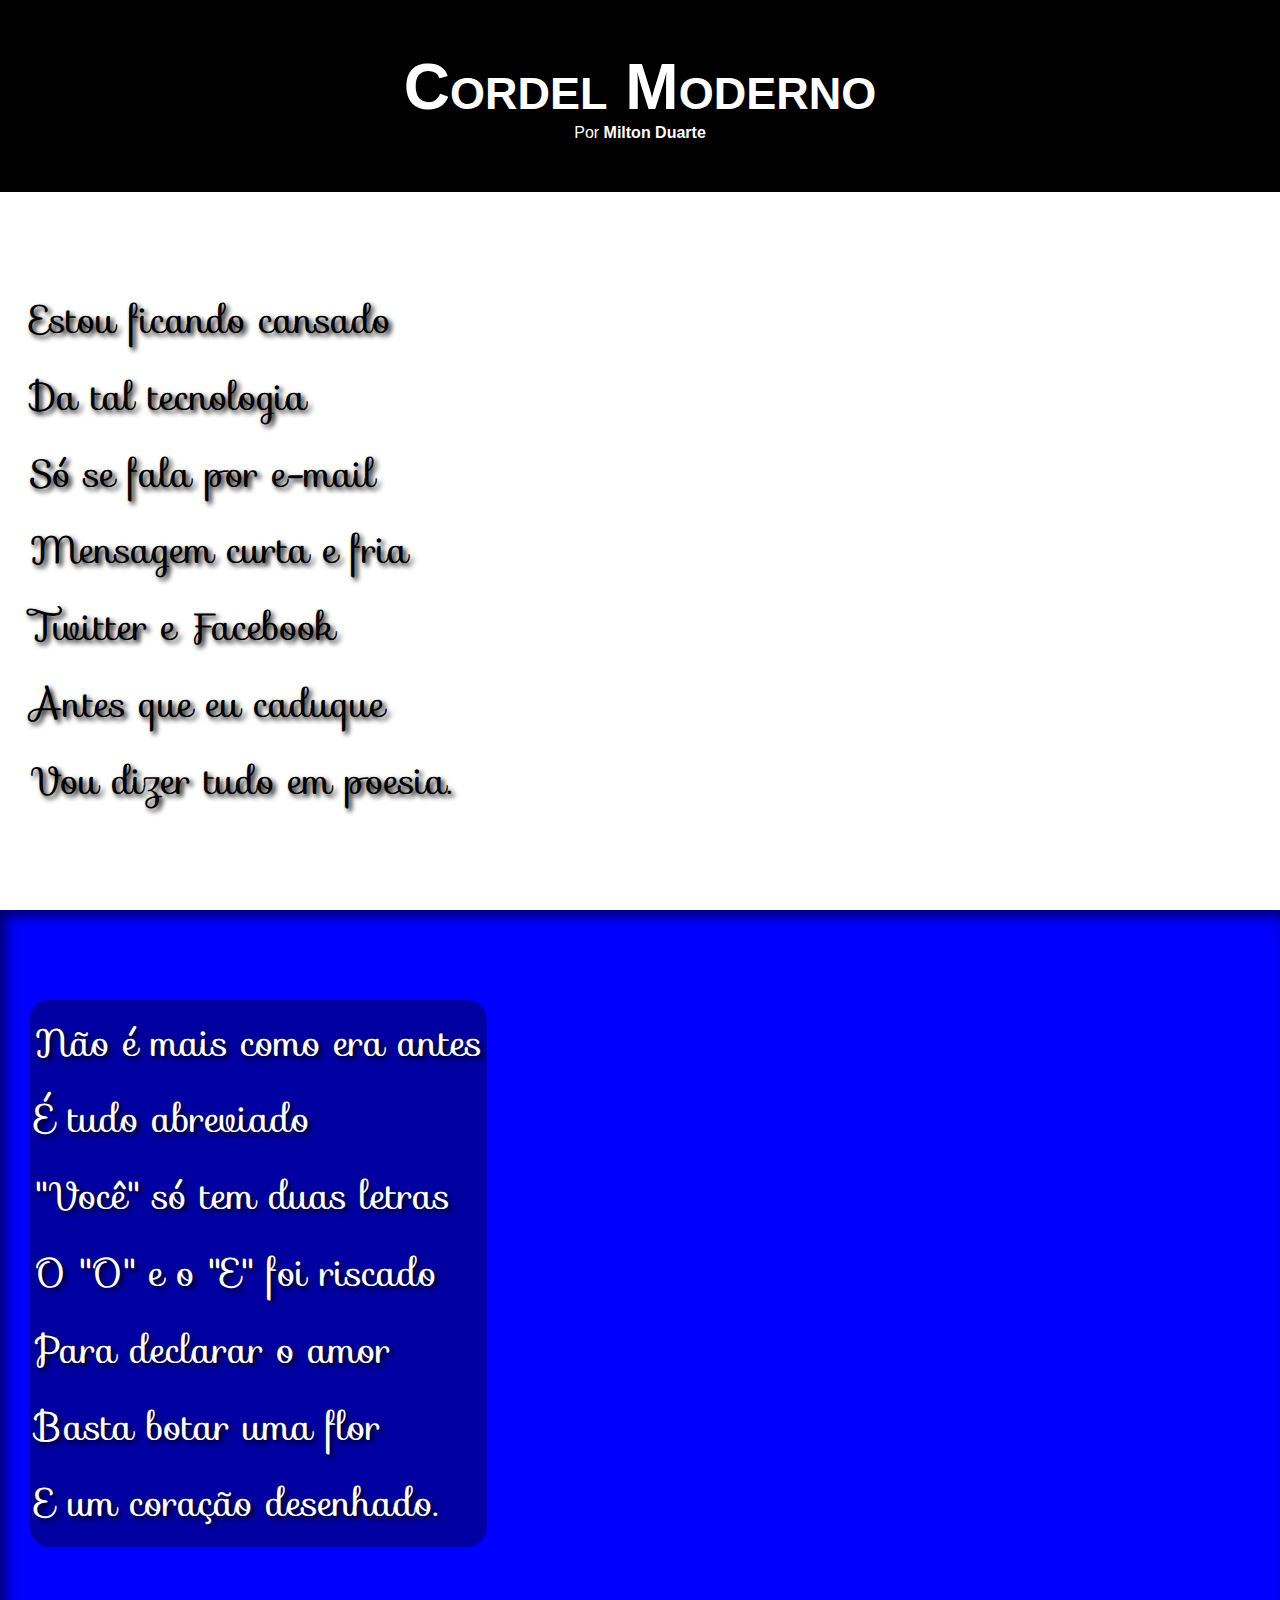
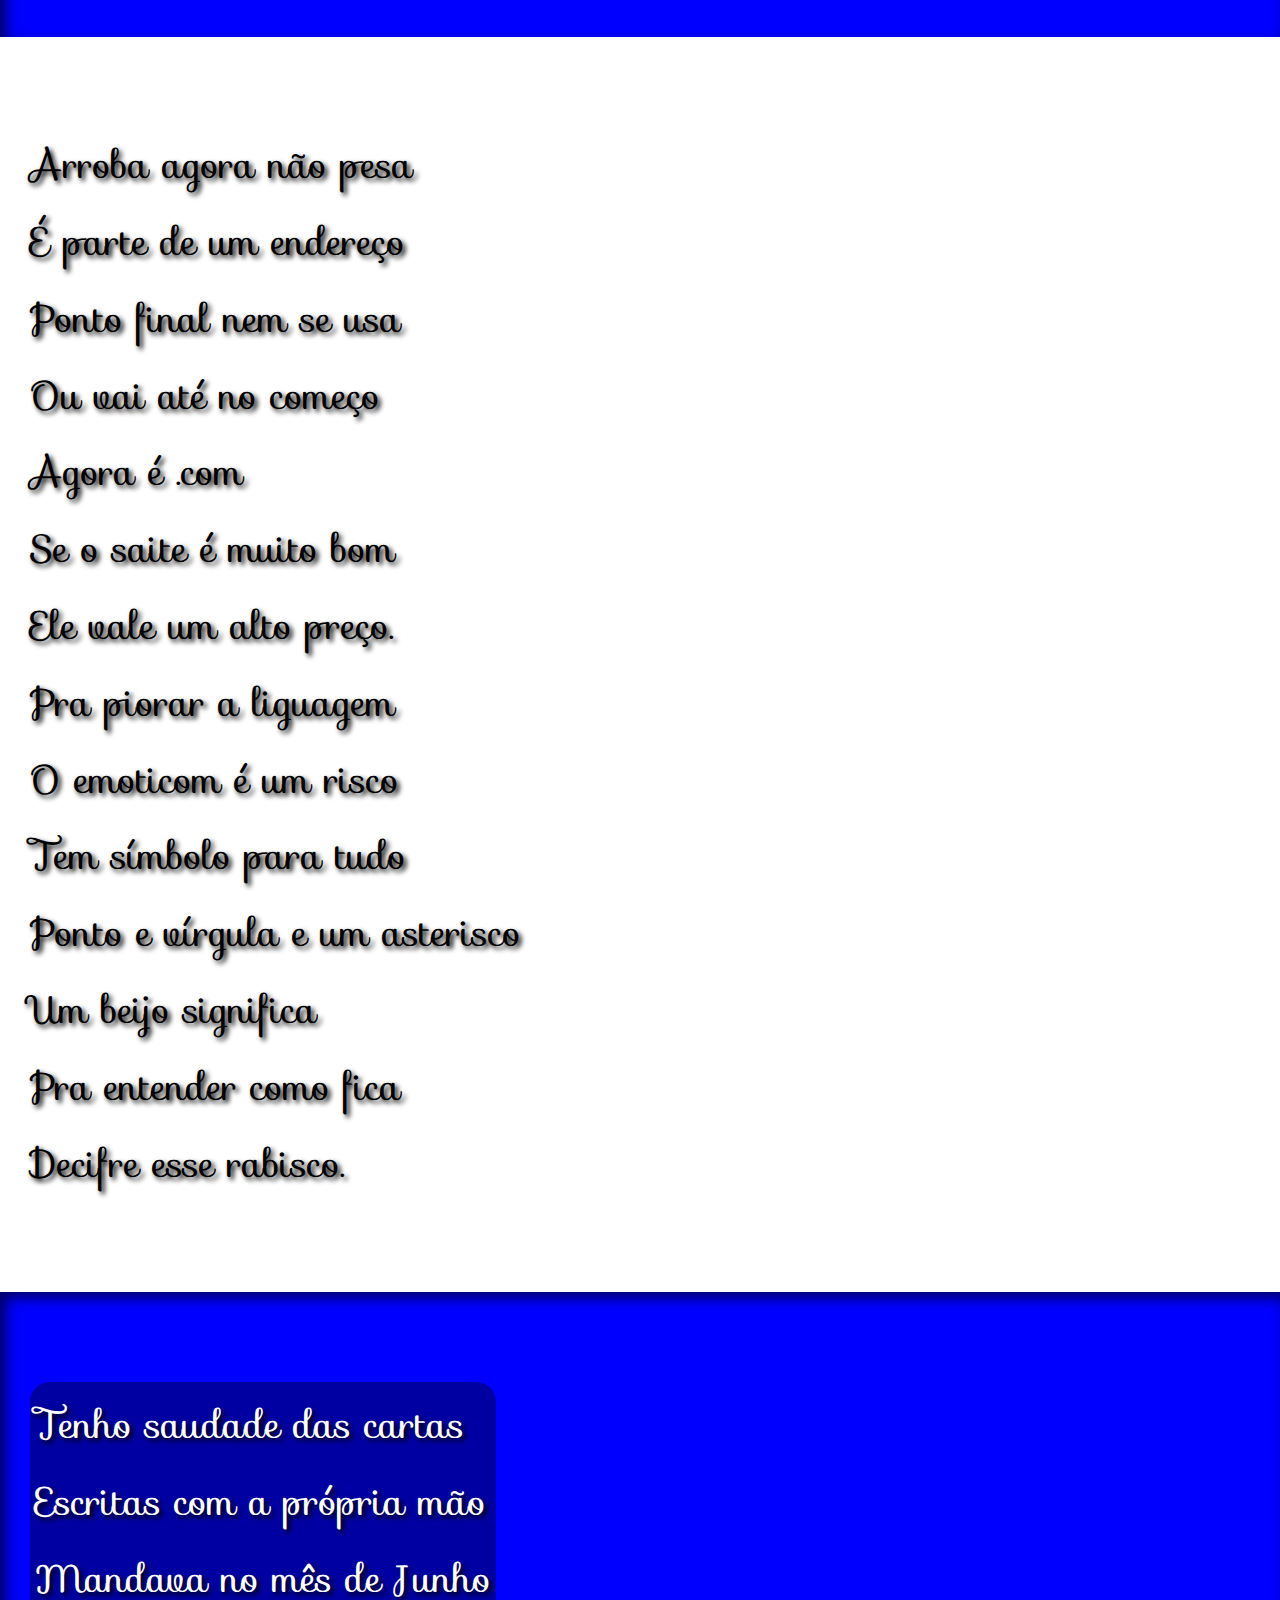
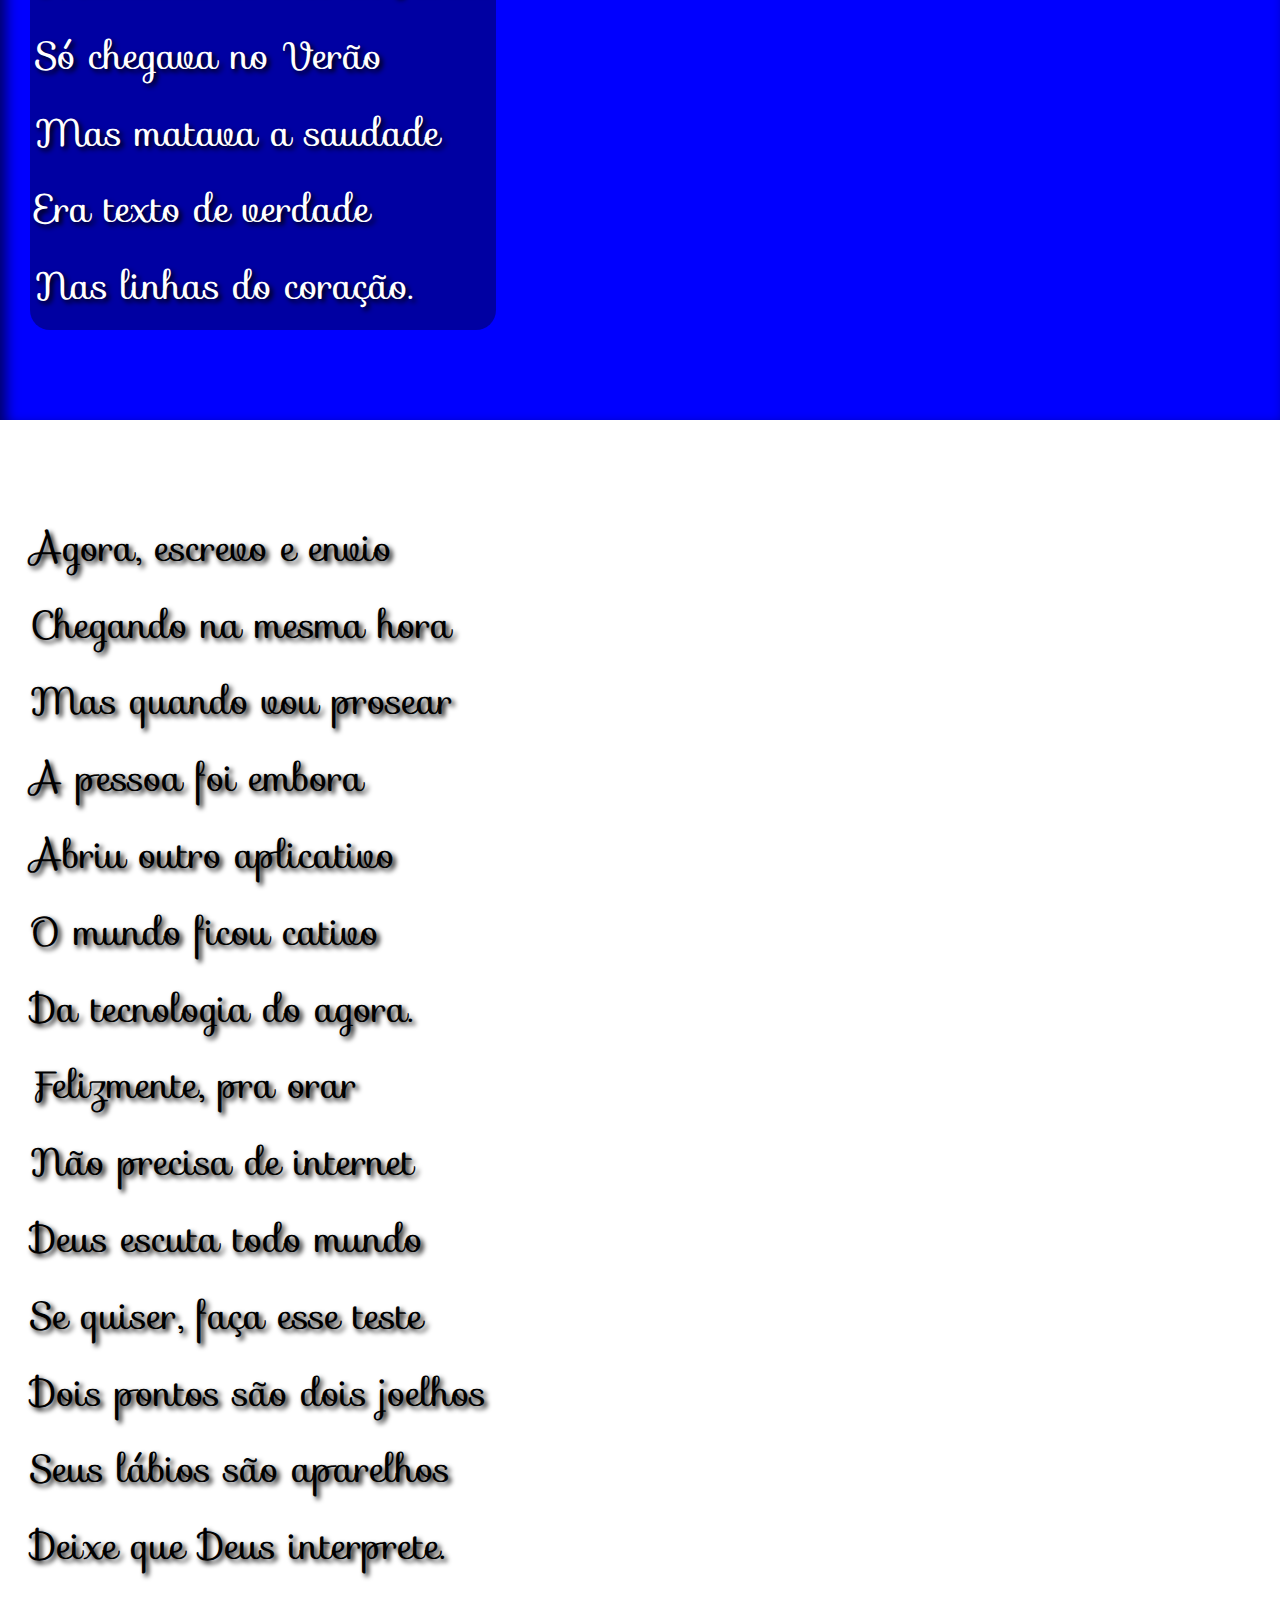
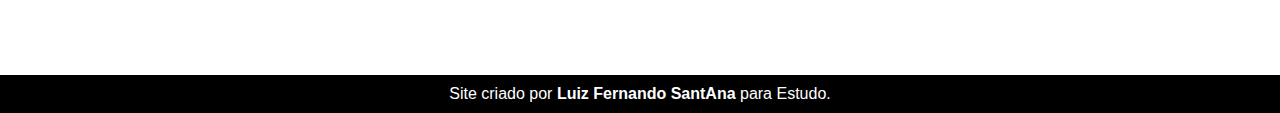
<file: desafio012/index.html>
<!DOCTYPE html>
<html lang="pt-br">
<head>
    <meta charset="UTF-8">
    <meta http-equiv="X-UA-Compatible" content="IE=edge">
    <meta name="viewport" content="width=device-width, initial-scale=1.0">  
    <title>Cordel Moderno</title>
    <link rel="stylesheet" href="style.css">
</head>
<body>
    <header>
        <h1>Cordel Moderno</h1>
        <p>Por <a href="https://www.recantodasletras.com.br/poesias/3186743" target="_blank">Milton Duarte</a></p>
    </header>

    <section class="normal">
        <p>
            Estou ficando cansado <br>
            Da tal tecnologia <br>
            Só se fala por e-mail <br>
            Mensagem curta e fria<br>
            Twitter e Facebook<br>
            Antes que eu caduque<br>
            Vou dizer tudo em poesia.
        </p>
    </section>

    

    <section class="imagem" id="img01">
        <p>
            Não é mais como era antes<br>
            É tudo abreviado<br>
            "Você" só tem duas letras<br>
            O "O" e o "E" foi riscado<br>
            Para declarar o amor<br>
            Basta botar uma flor<br>
            E um coração desenhado.
        </p>
    </section>

   

    <section class="normal">
        <p>
            Arroba agora não pesa<br>
            É parte de um endereço<br>
            Ponto final nem se usa<br>
            Ou vai até no começo<br>
            Agora é .com<br>
            Se o saite é muito bom<br>
            Ele vale um alto preço.<br>
        </p>

        <p>
            Pra piorar a liguagem<br>
            O emoticom é um risco<br>
            Tem símbolo para tudo<br>
            Ponto e vírgula e um asterisco<br>
            Um beijo significa<br>
            Pra entender como fica<br>
            Decifre esse rabisco.
        </p>
    </section>

    

    <section class="imagem" id="img02">
        <p>
            Tenho saudade das cartas<br>
            Escritas com a própria mão<br>
            Mandava no mês de Junho<br>
            Só chegava no Verão<br>
            Mas matava a saudade<br>
            Era texto de verdade<br>
            Nas linhas do coração.
        </p>
    </section>


    <section class="normal">
        <p>
            Agora, escrevo e envio<br>
            Chegando na mesma hora<br>
            Mas quando vou prosear<br>
            A pessoa foi embora<br>
            Abriu outro aplicativo<br>
            O mundo ficou cativo<br>
            Da tecnologia do agora.<br>
        </p>

        <p>
            Felizmente, pra orar<br>
            Não precisa de internet<br>
            Deus escuta todo mundo<br>
            Se quiser, faça esse teste<br>
            Dois pontos são dois joelhos<br>
            Seus lábios são aparelhos<br>
            Deixe que Deus interprete.
        </p>
    </section>

    <footer>
        <p>Site criado por <a href="https://github.com/luzisantana" target="_blank">Luiz Fernando SantAna</a> para Estudo.</p>
    </footer>
    
</body>
</html>
</file>
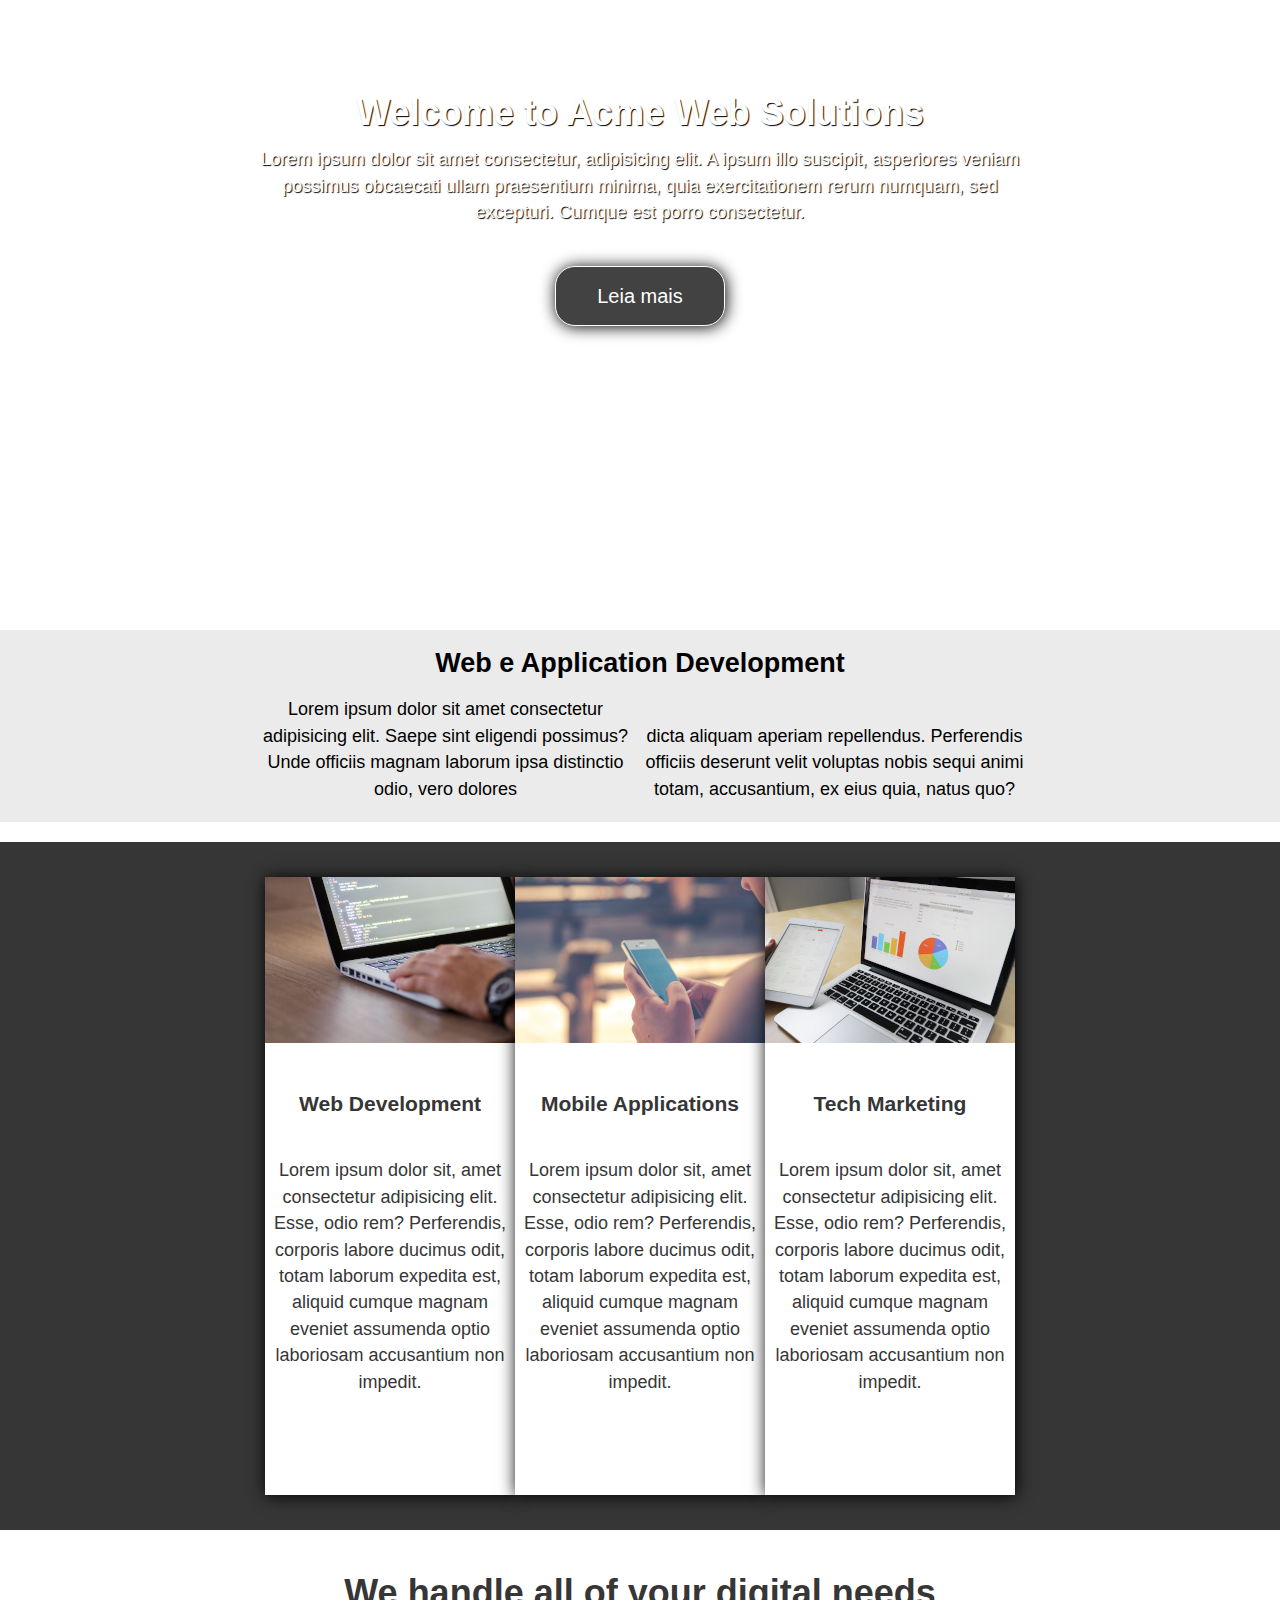
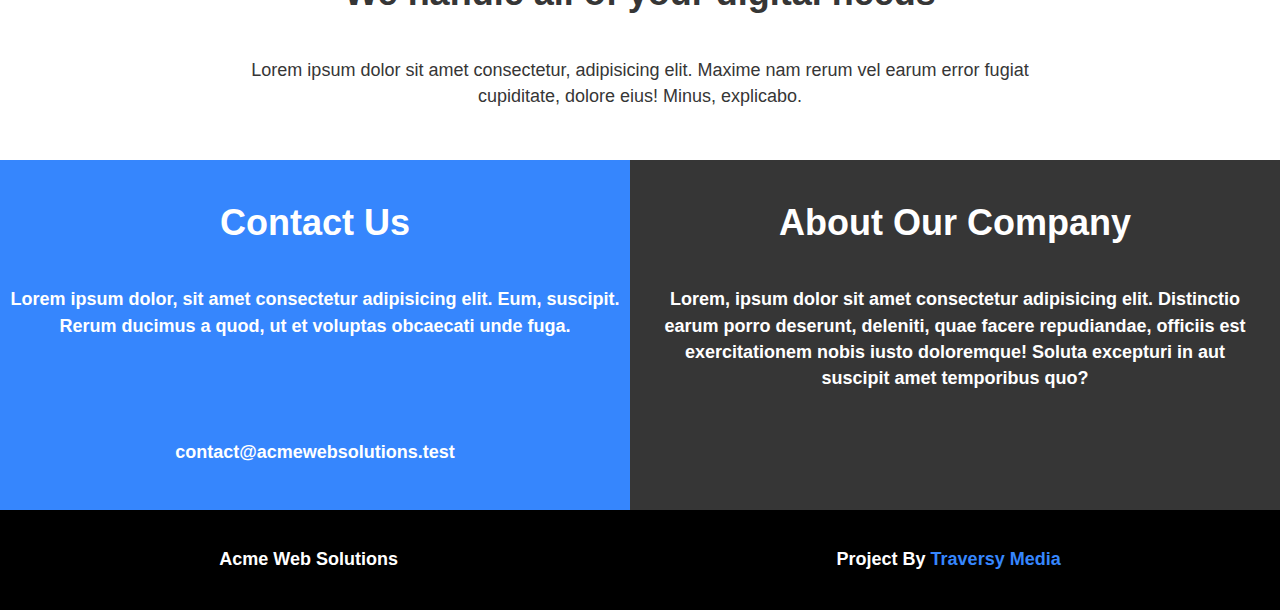
<file: landingpage/index.html>
<!DOCTYPE html>
<html lang="pt-br">
<head>
    <meta charset="UTF-8">
    <meta http-equiv="X-UA-Compatible" content="IE=edge">
    <meta name="viewport" content="width=device-width, initial-scale=1.0">
    <title>Landing Page</title>
    <link rel="stylesheet" href="header.css">
    <link rel="stylesheet" href="section1.css">
    <link rel="stylesheet" href="section2.css">
    <link rel="stylesheet" href="section3.css">
    <link rel="stylesheet" href="section4.css">
    <link rel="stylesheet" href="footer.css">
    <link rel="stylesheet" href="responsive.css">
</head>
<body>
    <header>
        <h1>Welcome to Acme Web Solutions</h1>
        <div id="subHeader">
            <p>Lorem ipsum dolor sit amet consectetur, adipisicing elit. A ipsum illo suscipit, asperiores veniam possimus obcaecati ullam praesentium minima, quia exercitationem rerum numquam, sed excepturi. Cumque est porro consectetur.</p>
        </div>
        <a href="#"></a><button id="leiaMais">Leia mais</button></a>
    </header>

    <section id="section1">
        <h2>Web e Application Development</h2>
        <div id="subsec">
            <li>Lorem ipsum dolor sit amet consectetur adipisicing elit. Saepe sint eligendi possimus? Unde officiis magnam laborum ipsa distinctio odio, vero dolores</li>
            <li>dicta aliquam aperiam repellendus. Perferendis officiis deserunt velit voluptas nobis sequi animi totam, accusantium, ex eius quia, natus quo?</li>
            
        </div>
    </section>

    <section id="section2">
        <div class="img1 , img"><img src="img1.jpeg" alt="img1.jpg"><h3>
            Web Development
        </h3><p>Lorem ipsum dolor sit, amet consectetur adipisicing elit. Esse, odio rem? Perferendis, corporis labore ducimus odit, totam laborum expedita est, aliquid cumque magnam eveniet assumenda optio laboriosam accusantium non impedit.</p></div>
        <div class="img2 , img"><img src="img2.jpeg" alt="img2.jpg"><h3>
            Mobile Applications

        </h3><P>Lorem ipsum dolor sit, amet consectetur adipisicing elit. Esse, odio rem? Perferendis, corporis labore ducimus odit, totam laborum expedita est, aliquid cumque magnam eveniet assumenda optio laboriosam accusantium non impedit.</p></div>
        <div class="img2 , img"><img src="img3.jpeg" alt="img3.jpg">
            <h3>
                Tech Marketing
   
            </h3><p>Lorem ipsum dolor sit, amet consectetur adipisicing elit. Esse, odio rem? Perferendis, corporis labore ducimus odit, totam laborum expedita est, aliquid cumque magnam eveniet assumenda optio laboriosam accusantium non impedit.</p></div>
    </section>

    <section id="section3"><h1>We handle all of your digital needs</h1>
    <p>
        Lorem ipsum dolor sit amet consectetur, adipisicing elit. Maxime nam rerum vel earum error fugiat cupiditate, dolore eius! Minus, explicabo. 
    </p></section>

    <section id="section4">
        <div id="main">
            <div class="rightside">
                <h1>
                    Contact Us
                </h1>
                <p>
                    Lorem ipsum dolor, sit amet consectetur adipisicing elit. Eum, suscipit. Rerum ducimus a quod, ut et voluptas obcaecati unde fuga.
                </p>
                <p class="contact">
                    contact@acmewebsolutions.test
                </p>
            </div>
            <div class="leftside">
                <h1>
                    About Our Company
                </h1>
                <p>
                    Lorem, ipsum dolor sit amet consectetur adipisicing elit. Distinctio earum porro deserunt, deleniti, quae facere repudiandae, officiis est exercitationem nobis iusto doloremque! Soluta excepturi in aut suscipit amet temporibus quo?
                </p>
            </div>
        </div>
    </section>

    <footer>
        <div>
            <p class="email">Acme Web Solutions</p>
        </div>

        <div>
            <p>Project By <a class="link" href="#">Traversy Media</a></p>
        </div>
    </footer>
</body>
</html>
</file>
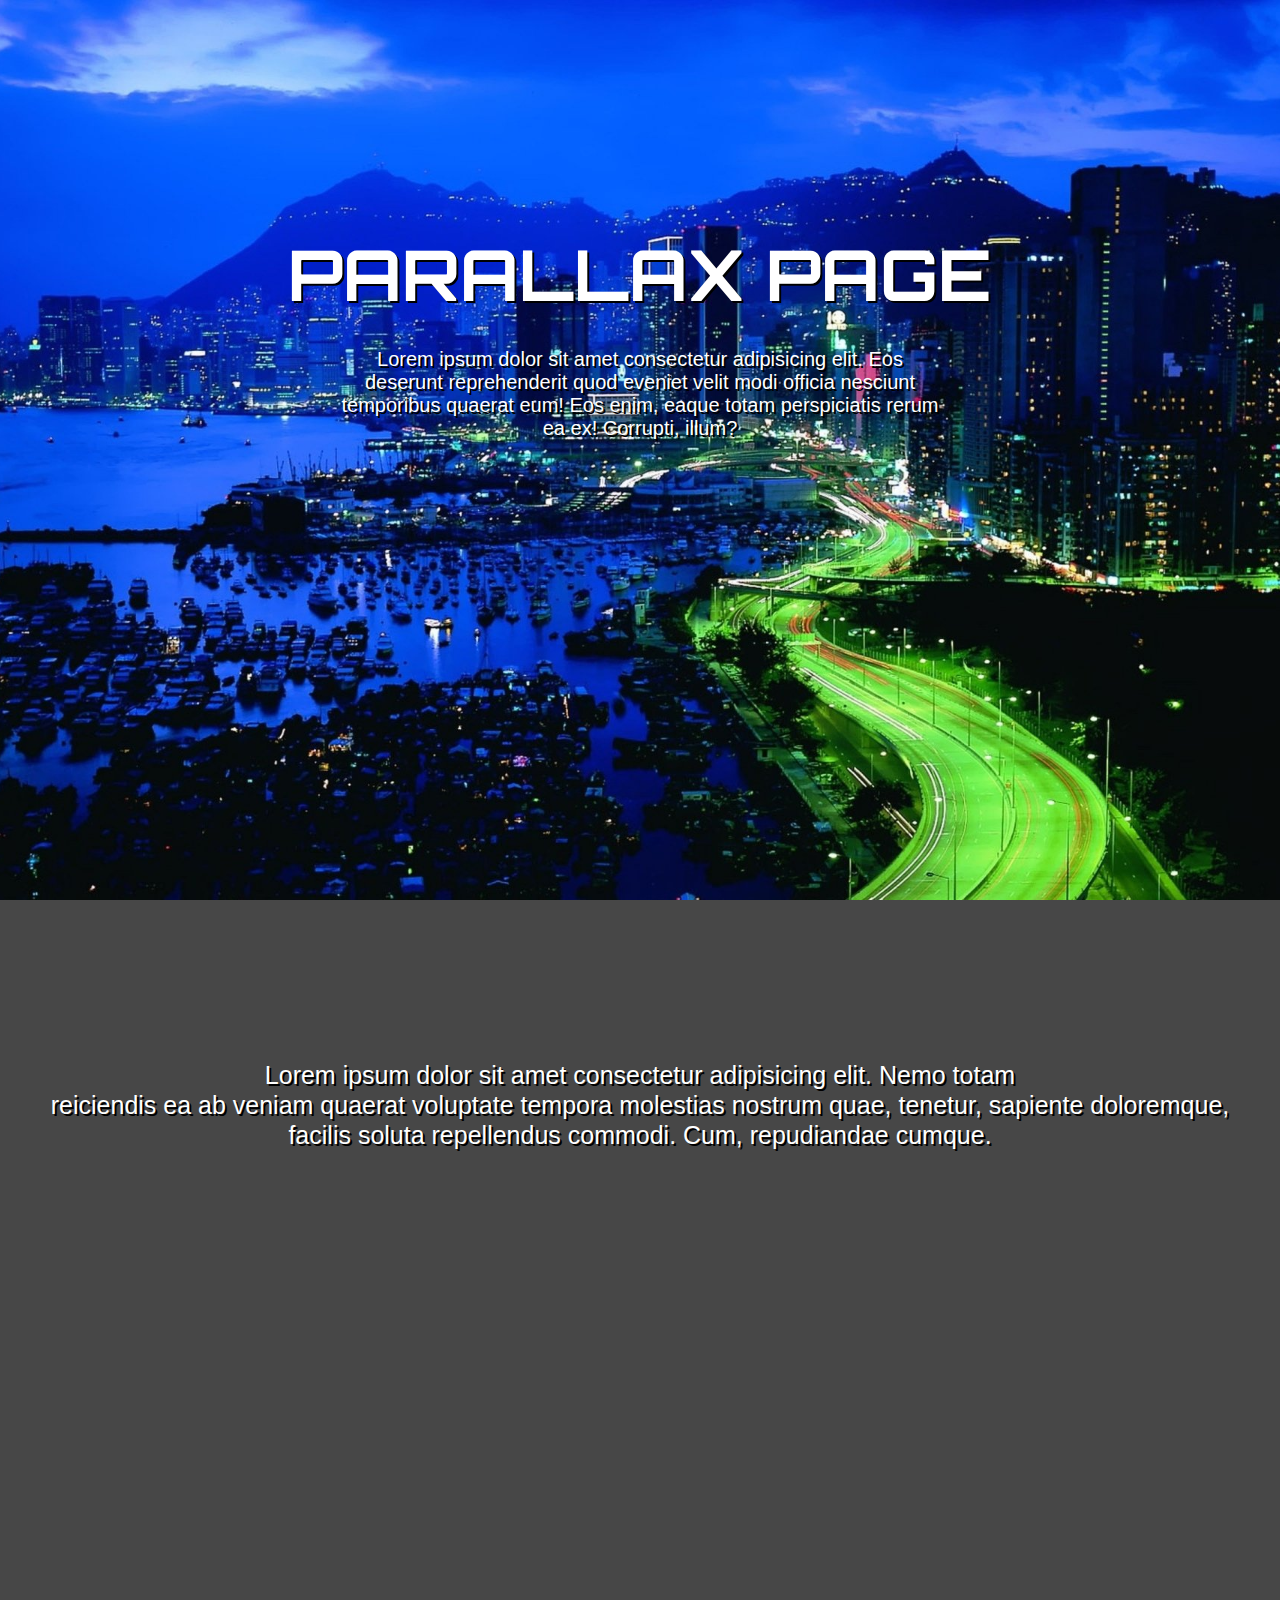
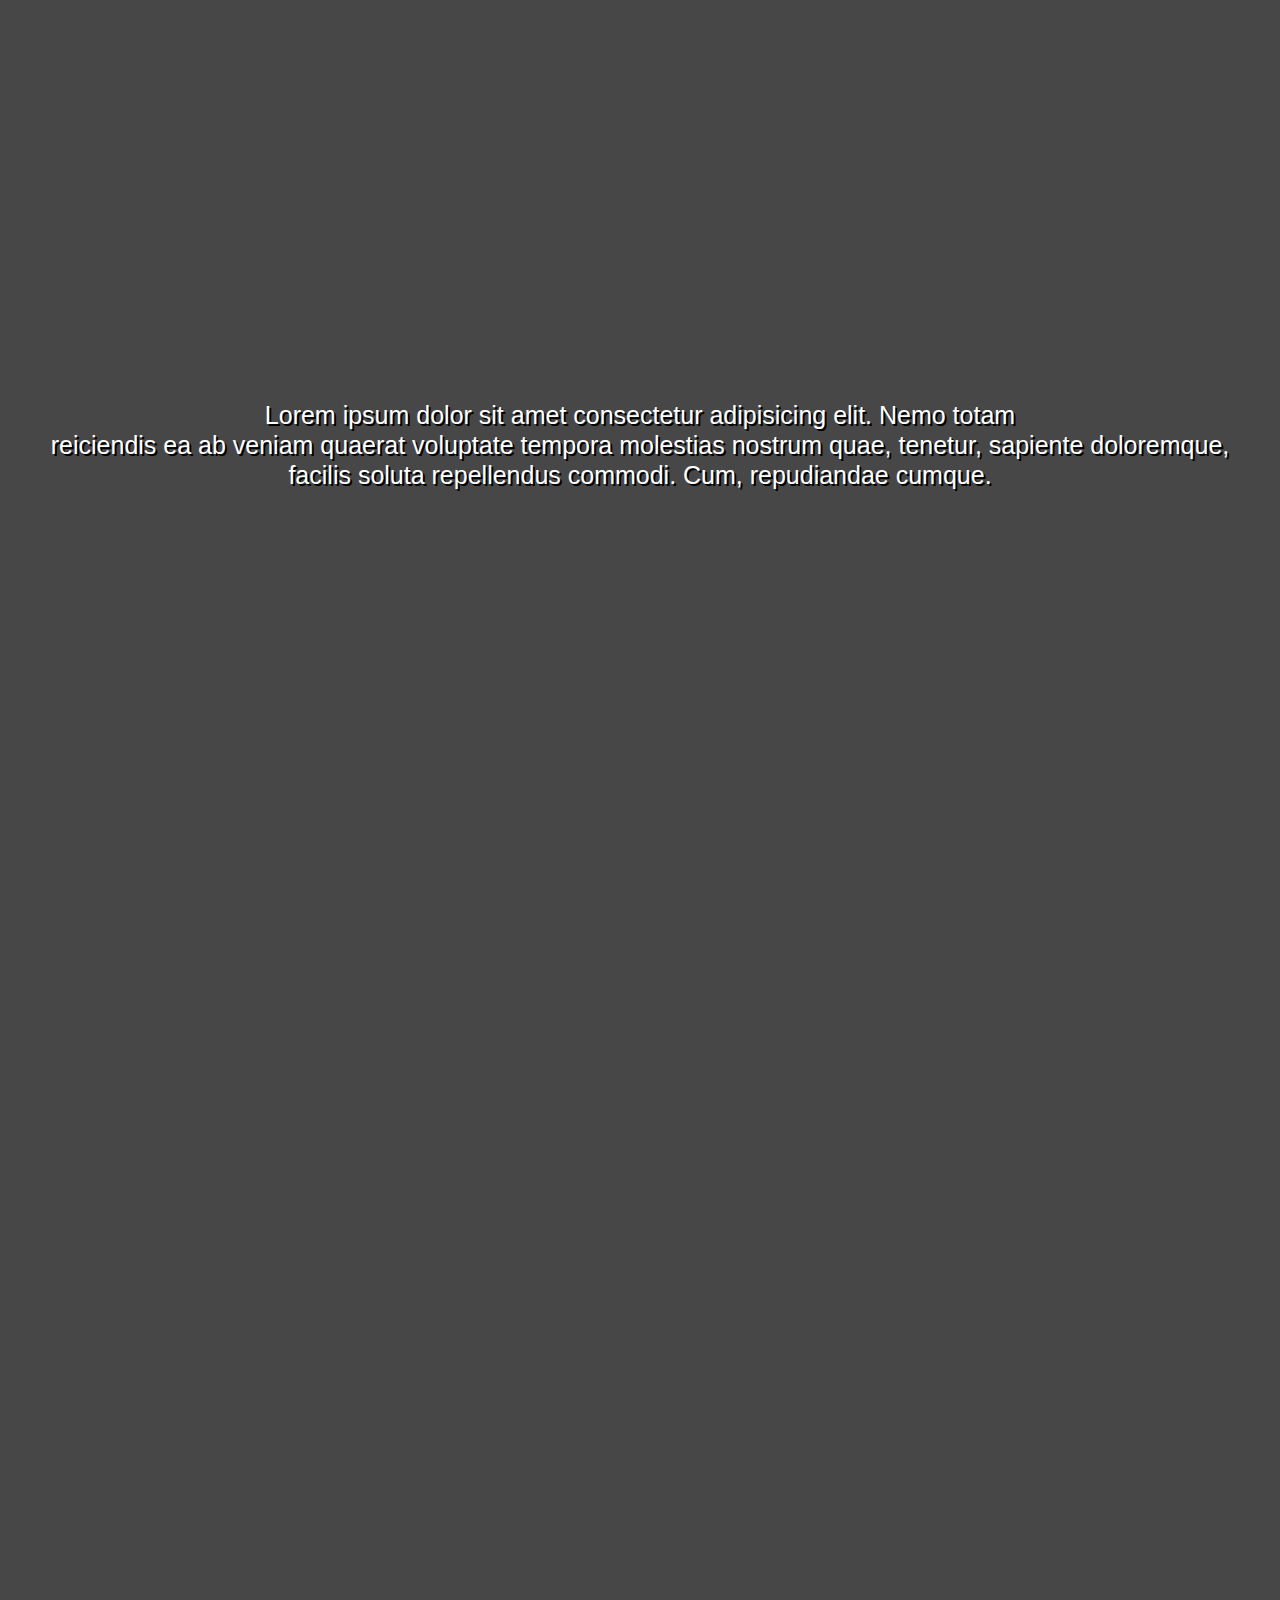
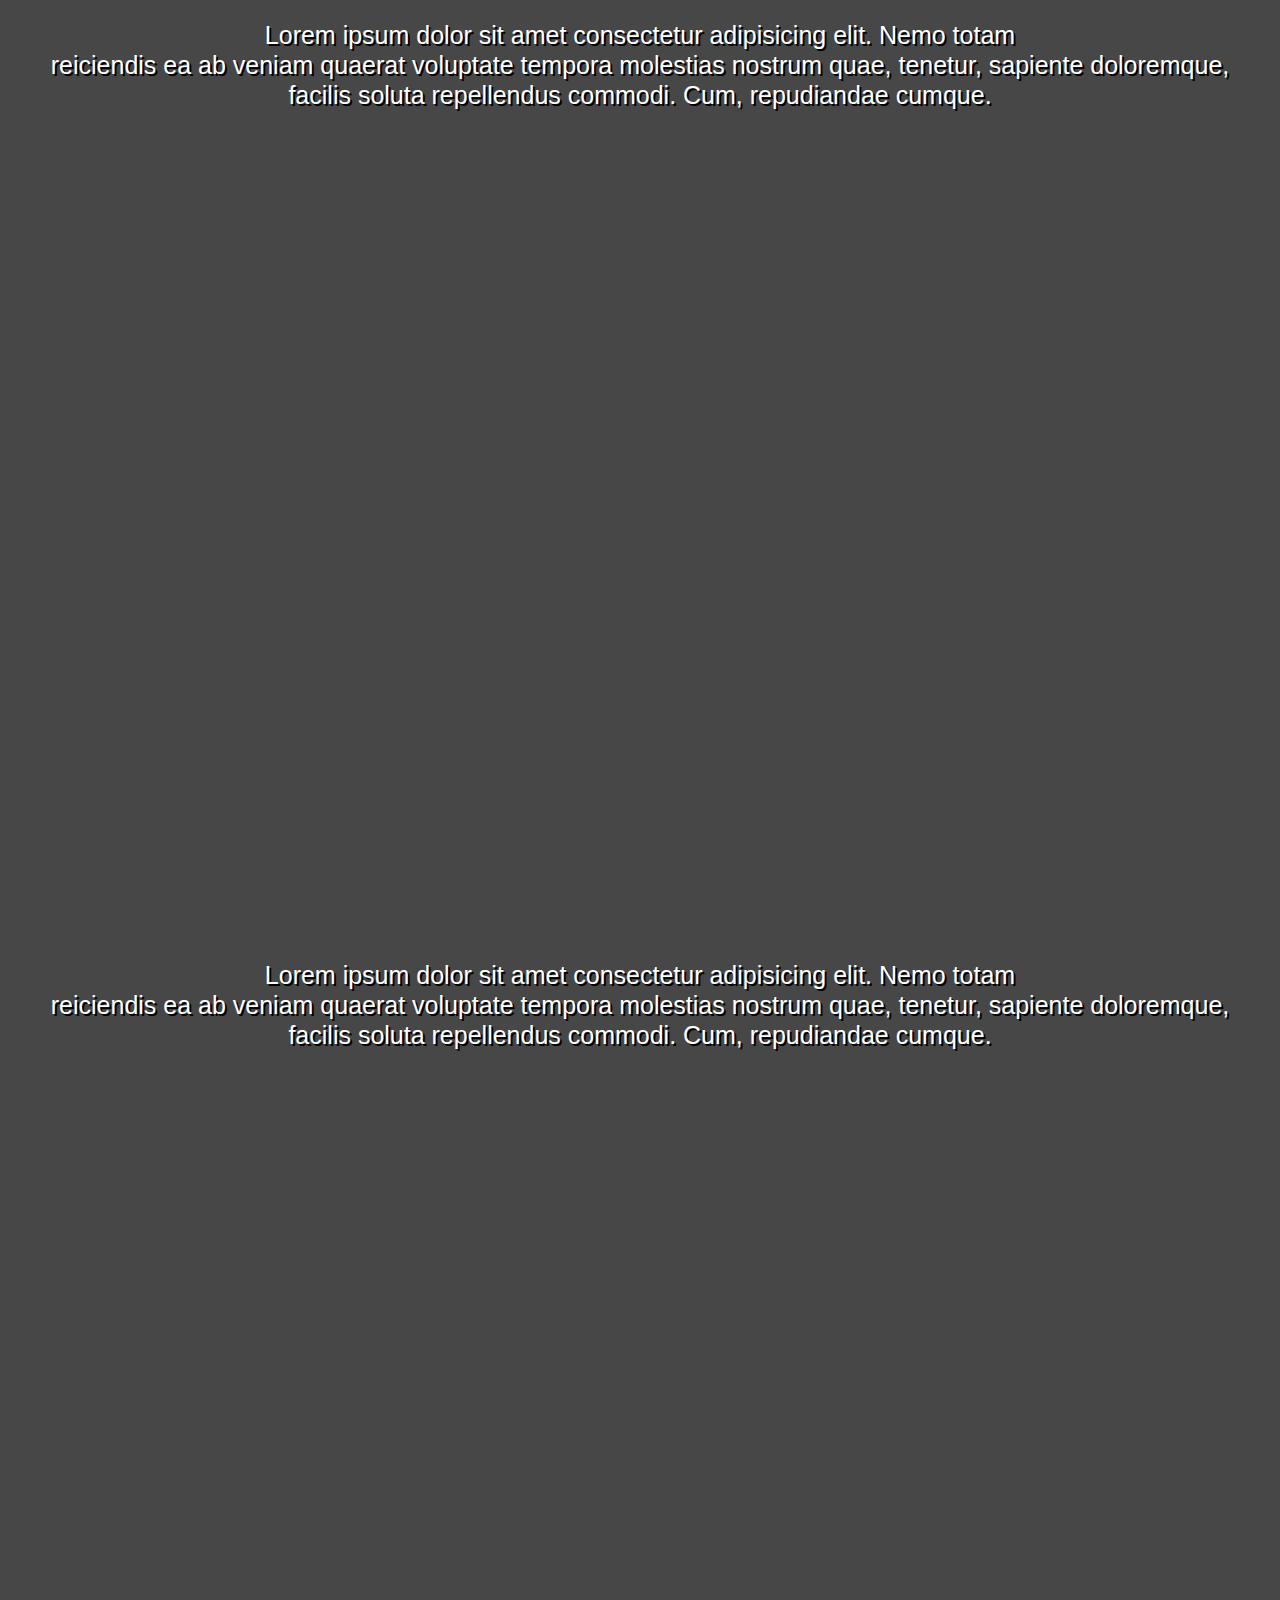
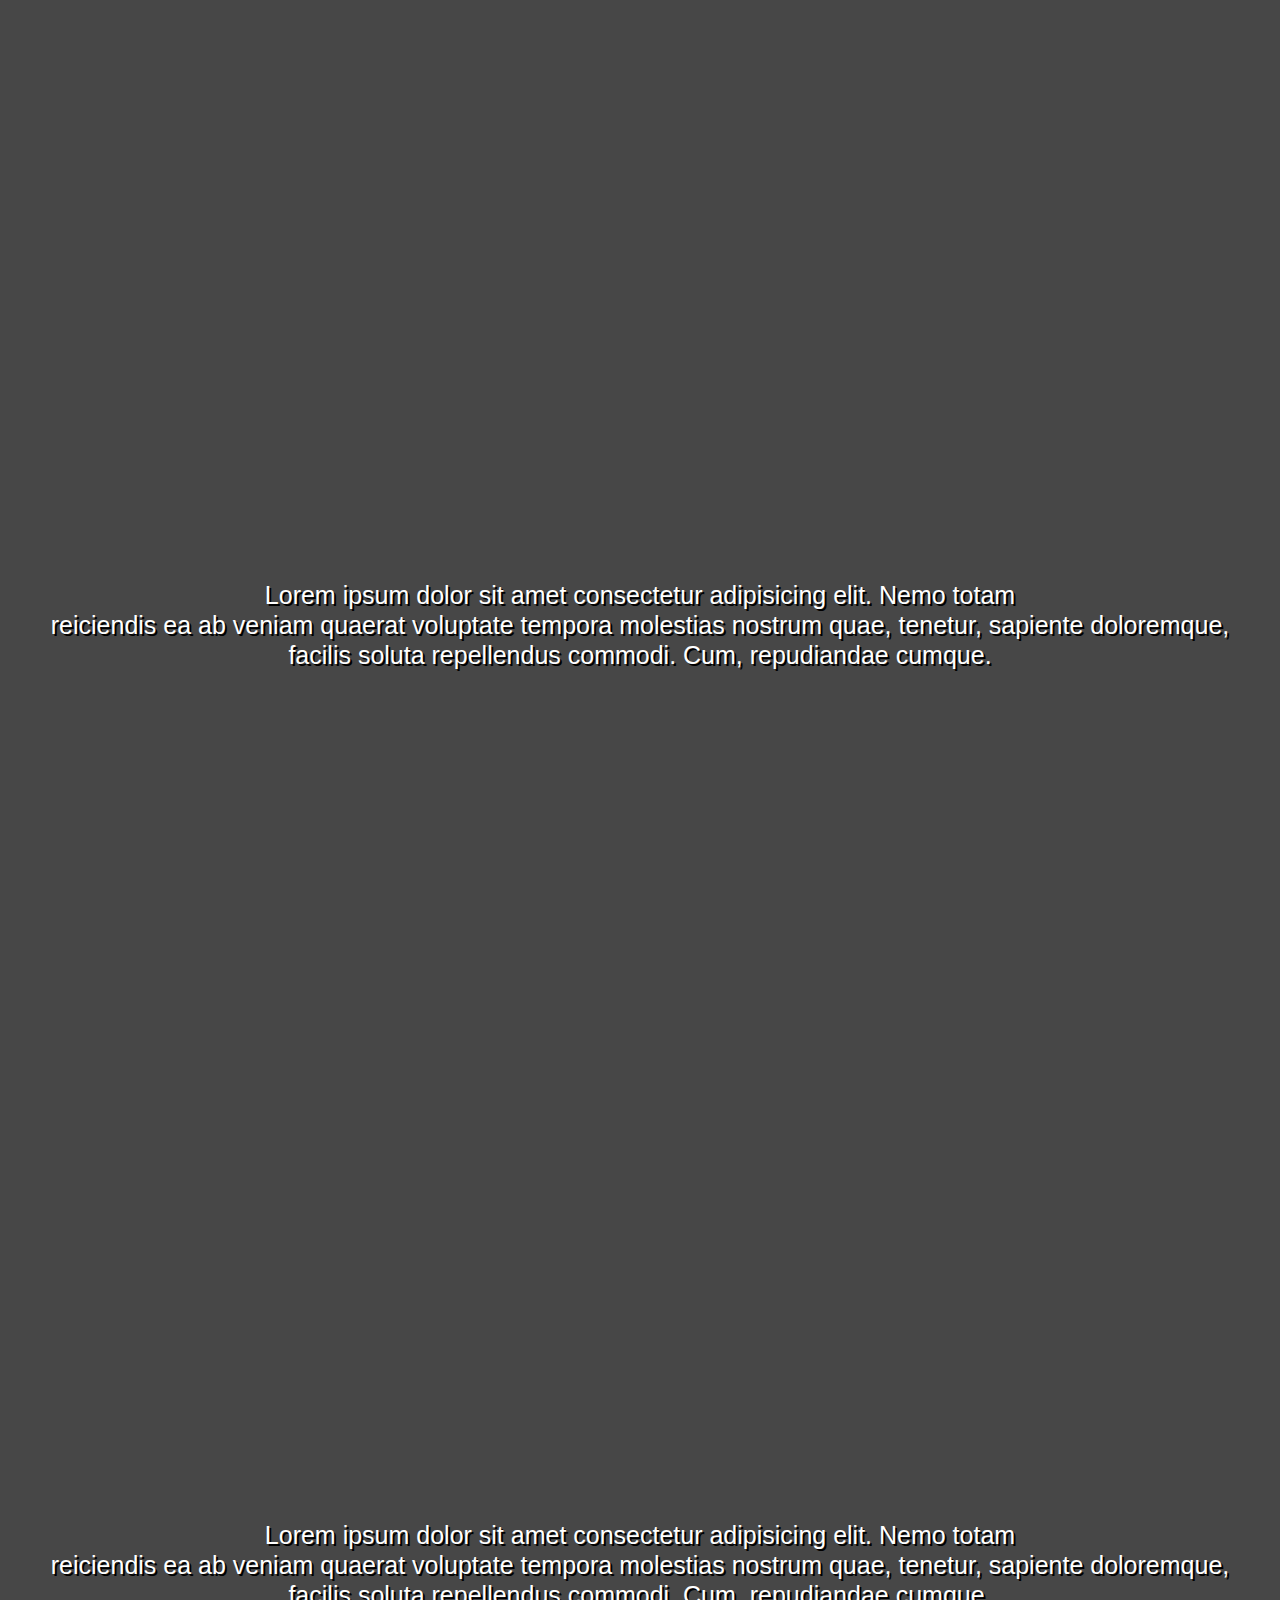
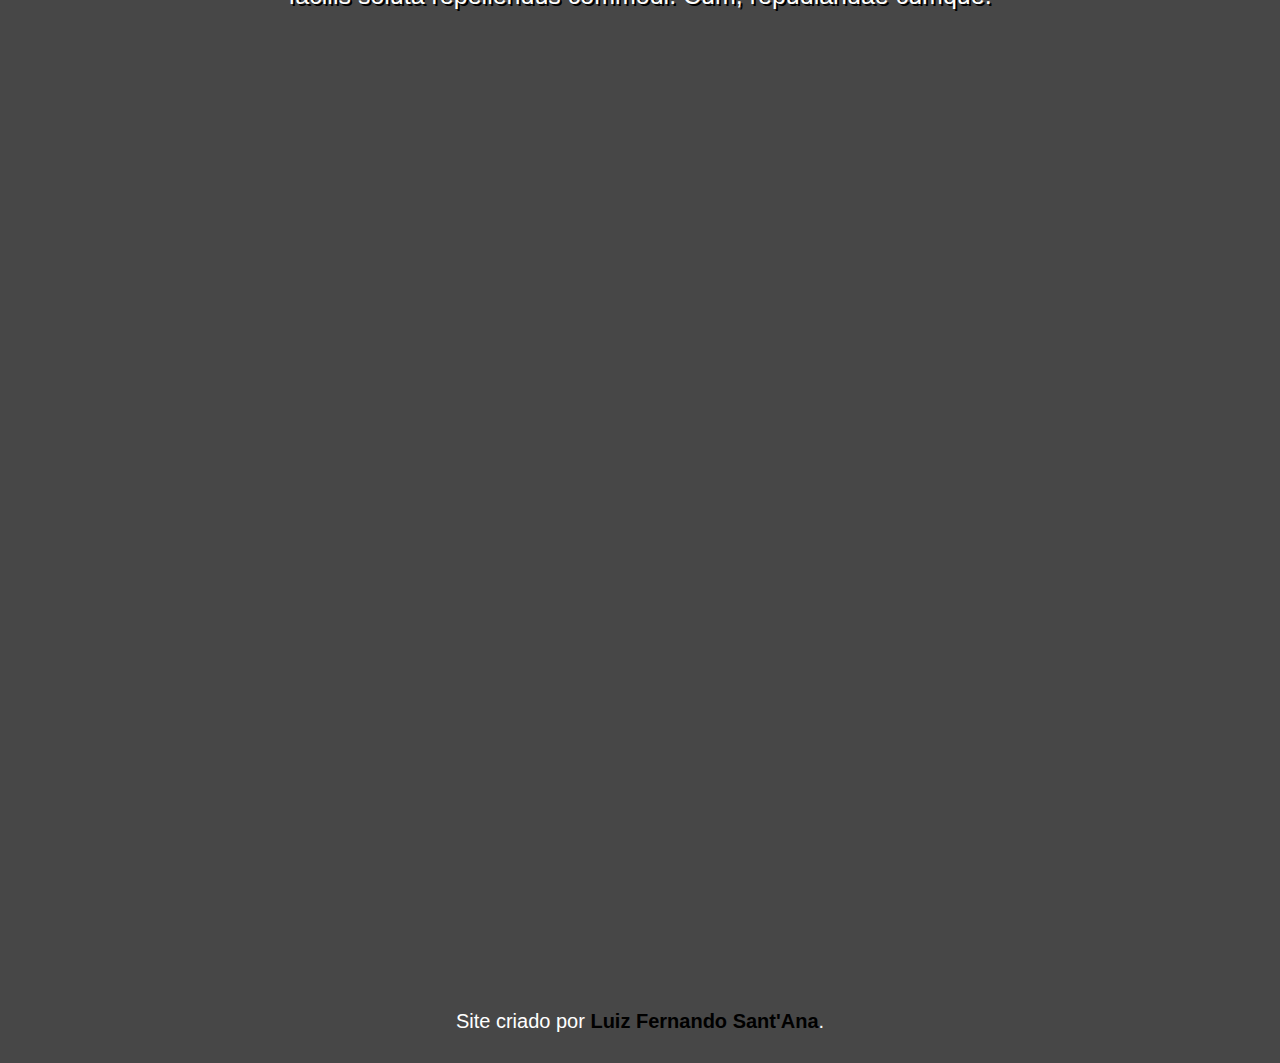
<file: parallax/index.html>
<!DOCTYPE html>
<html lang="pt-br">
<head>
    <meta charset="UTF-8">
    <meta http-equiv="X-UA-Compatible" content="IE=edge">
    <meta name="viewport" content="width=device-width, initial-scale=1.0">
    <link rel="stylesheet" href="style.css">
    <link rel="stylesheet" href="responsivo.css">
    <title>Parallax Page</title>
</head>
<body>
     
        
            <header>
                <h1>PARALLAX PAGE</h1>
                <p>Lorem ipsum dolor sit amet consectetur adipisicing elit. Eos deserunt reprehenderit quod eveniet velit modi officia nesciunt temporibus quaerat eum! Eos enim, eaque totam perspiciatis rerum ea ex! Corrupti, illum?</p>
            </header>
        

        <p class="normal">
            Lorem ipsum dolor sit amet consectetur adipisicing elit. Nemo totam <br> reiciendis ea ab veniam quaerat voluptate tempora molestias nostrum quae, tenetur, sapiente doloremque, <br> facilis soluta repellendus commodi. Cum, repudiandae cumque.
        </p>

        <p id="imagem1" class="img">
            Lorem ipsum dolor sit amet consectetur adipisicing elit. Nemo totam <br> reiciendis ea ab veniam quaerat voluptate tempora molestias nostrum quae, tenetur, sapiente doloremque, <br> facilis soluta repellendus commodi. Cum, repudiandae cumque.
        </p>

        <p class="normal">
            Lorem ipsum dolor sit amet consectetur adipisicing elit. Nemo totam <br> reiciendis ea ab veniam quaerat voluptate tempora molestias nostrum quae, tenetur, sapiente doloremque, <br> facilis soluta repellendus commodi. Cum, repudiandae cumque.
        </p>

        <p id="imagem3" class="img">
            Lorem ipsum dolor sit amet consectetur adipisicing elit. Nemo totam <br> reiciendis ea ab veniam quaerat voluptate tempora molestias nostrum quae, tenetur, sapiente doloremque, <br> facilis soluta repellendus commodi. Cum, repudiandae cumque.
        </p>

        <p class="normal">
            Lorem ipsum dolor sit amet consectetur adipisicing elit. Nemo totam <br> reiciendis ea ab veniam quaerat voluptate tempora molestias nostrum quae, tenetur, sapiente doloremque, <br> facilis soluta repellendus commodi. Cum, repudiandae cumque.
        </p>

        <p id="imagem4" class="img">
            Lorem ipsum dolor sit amet consectetur adipisicing elit. Nemo totam <br> reiciendis ea ab veniam quaerat voluptate tempora molestias nostrum quae, tenetur, sapiente doloremque, <br> facilis soluta repellendus commodi. Cum, repudiandae cumque.
        </p>
     
        <footer>
            <p>Site criado por <strong><a href="https://instagram.com/einandex">Luiz Fernando Sant'Ana</a></strong>.</p>
        </footer>
</body>
</html>
</file>
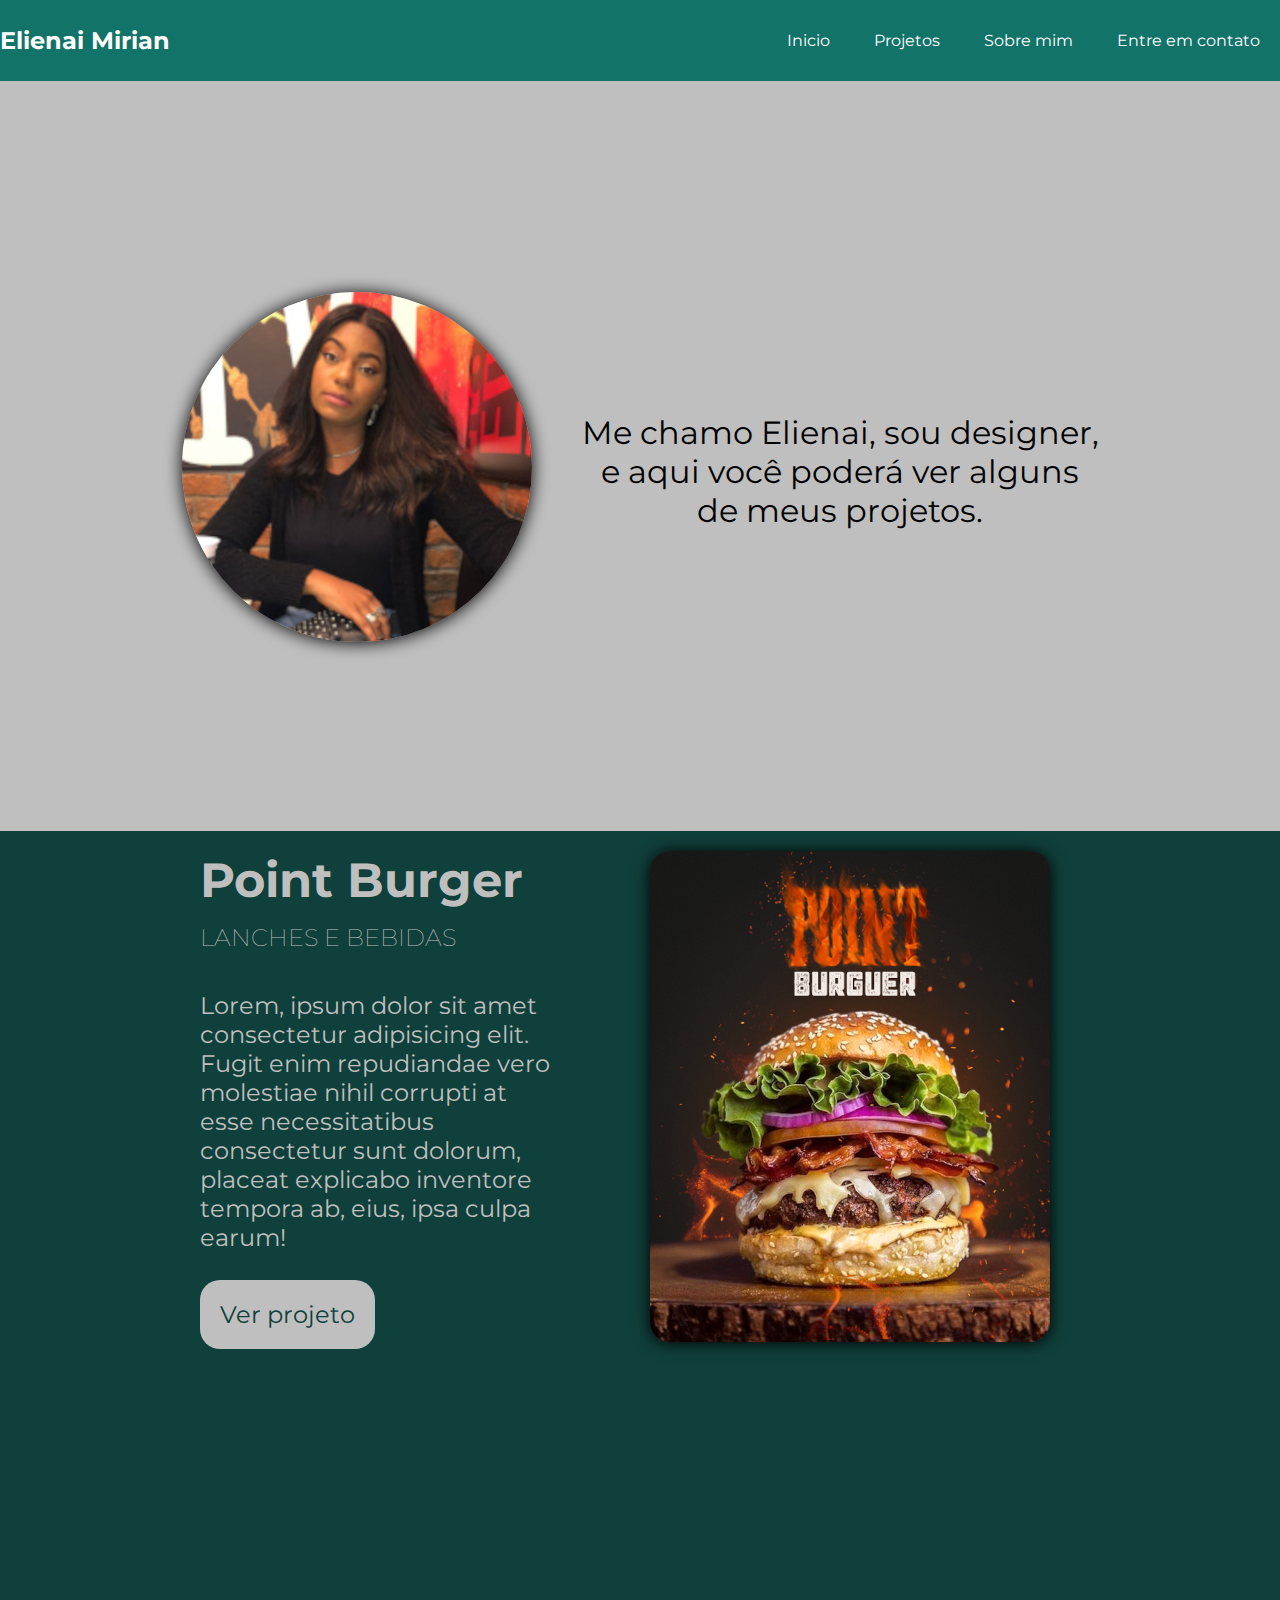
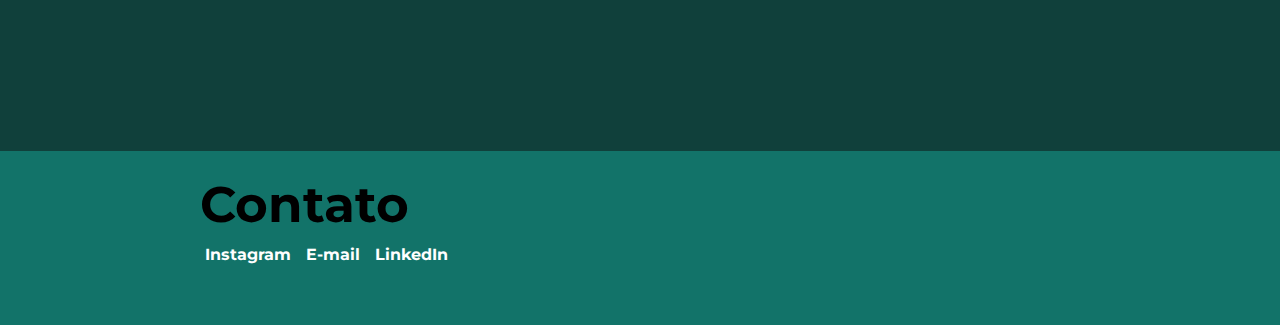
<file: portifolio-elienai/index.html>
<!DOCTYPE html>
<html lang="pt-br">
<head>
    <meta charset="UTF-8">
    <meta http-equiv="X-UA-Compatible" content="IE=edge">
    <meta name="viewport" content="width=device-width, initial-scale=1.0">
    <title>Elienai Mirian | Portifólio</title>
    <link rel="stylesheet" href="header.css">
    <link rel="stylesheet" href="section1.css">
    <link rel="stylesheet" href="section2.css">
    <link rel="stylesheet" href="section3.css">

</head>
<body>
        <header>
            <h1>Elienai Mirian</h1>
    </div>
        <div id="menu">
            <nav>
                <ul>
                    <a href="#menu">
                        <li >Inicio</li></a>
                    <a href="#projetos">
                        <li >Projetos</li></a>
                    <a href="#menu">
                        <li >Sobre mim</li></a>
                    <a href="#contato">
                        <li >Entre em contato</li></a>
                </ul>
                
            
            </nav>
        </div>
    </header>

    <main>

        <!-- SECTION1 -->

       <div>
           <section id="section1">
               <div id="rightside"><img id="foto" src="imagens/elienaifoto.jpeg" alt="elienaifoto"></div>
               <div id="leftside">
                <p id="sobremim">Me chamo Elienai, sou designer, <br> e aqui você poderá ver alguns <br> de meus projetos.</p>
               </div>
           </section>
       </div>

        <!-- SECTION2 -->

       <article>
            <div id="texto">
                <h2 id="projetos">Point Burger</h2>
                    <h3>LANCHES E BEBIDAS</h3>
                    <p>Lorem, ipsum dolor sit amet consectetur adipisicing elit. Fugit enim repudiandae vero molestiae nihil corrupti at esse necessitatibus consectetur sunt dolorum, placeat explicabo inventore tempora ab, eius, ipsa culpa earum!</p>
                    <p><a id="verprojeto" href="#">Ver projeto</a></p>
            </div>

            <div id="img1"> 
            <img id='burgerfoto2' src="imagens/burger2.png" alt="burger2.png">
            <img id="burgerfoto" src="imagens/burger.jpg" alt="burger.jpg">
           
        </div>
            
       </article>

        <!-- SECTION3 -->
       <footer>
            <div>
                </div><h2 id="contato">Contato</h2>
            </div>
            <ul>
                <li>
                    <a href="https://instagram.com/euelienaimirian" target="_blank">Instagram</a>
                    <a href="mailto:elienaymirian1111@gmail.com">E-mail</a>
                    <a href="https://br.linkedin.com/in/elienai-mirian-59a36b1b4?original_referer=https%3A%2F%2Fwww.google.com%2F" target="_blank">LinkedIn</a>
                </li>
            </ul>
       </footer>
        
    </main>

</body>
</html>
</file>
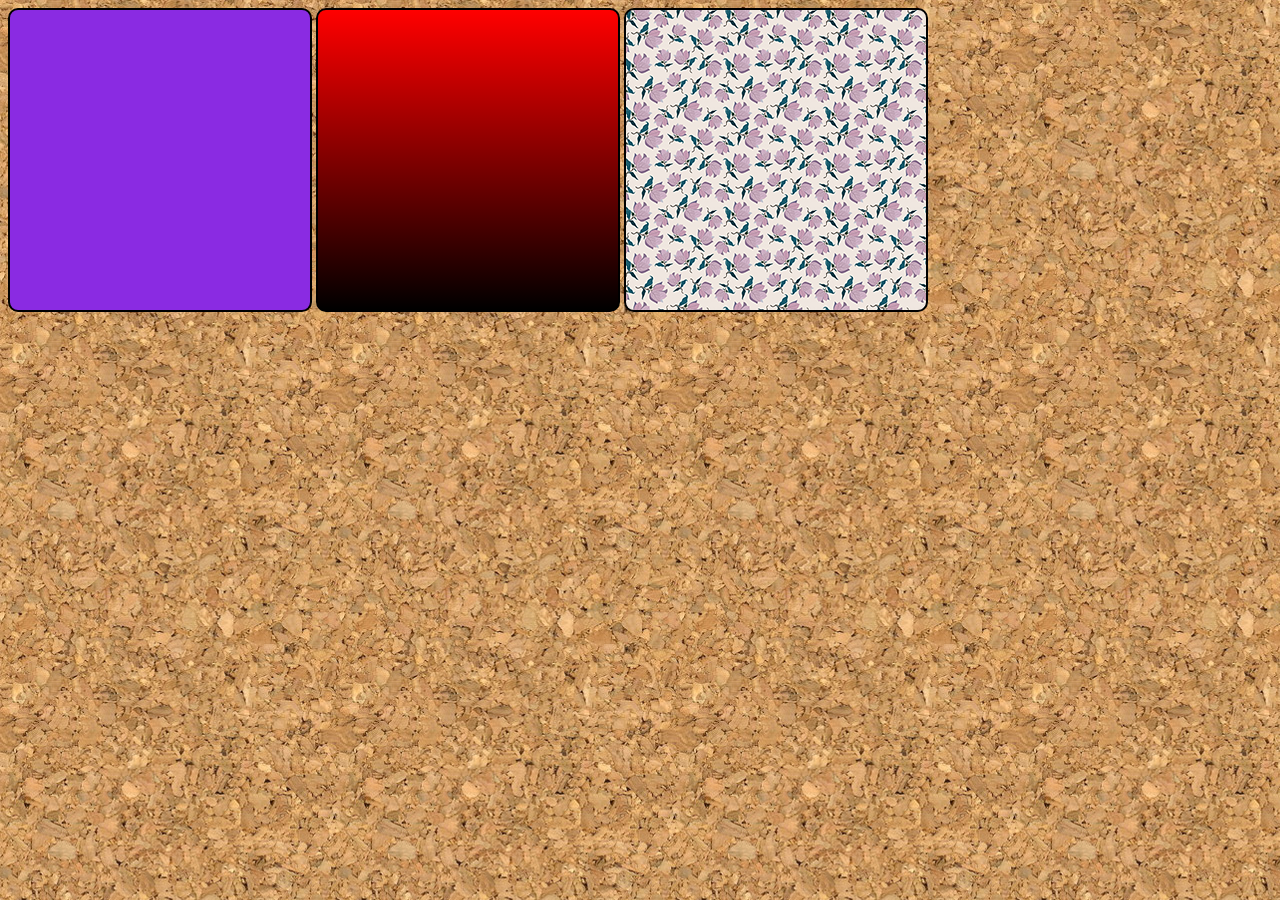
<file: exercicios/ex022/fundo001.html>
<!DOCTYPE html>
<html lang="pt-br">
<head>
    <meta charset="UTF-8">
    <meta http-equiv="X-UA-Compatible" content="IE=edge">
    <meta name="viewport" content="width=device-width, initial-scale=1.0">
    <title>Teste imagem fundo</title>
    <style>

        body {
            background-image: url('imagens/wallpaper001.jpg');
        }
        div.quadrado {
            display: inline-block;
            border: 2px solid black;
            border-radius: 10px;
            background-color: lightgrey;
            width: 300px;
            height: 300px;
        }

     #q1 {
        background-color: blueviolet;

     }

     #q2 {
        background-image: linear-gradient(to bottom, red , black);
     }

     #q3 {
        background-image: url('imagens/pattern003.png');
     }
    </style>
</head>
<body>
    <div class="quadrado" id="q1">

    </div>

    <div class="quadrado" id="q2">

    </div>

    <div class="quadrado" id="q3">

    </div>
</body>
</html>
</file>
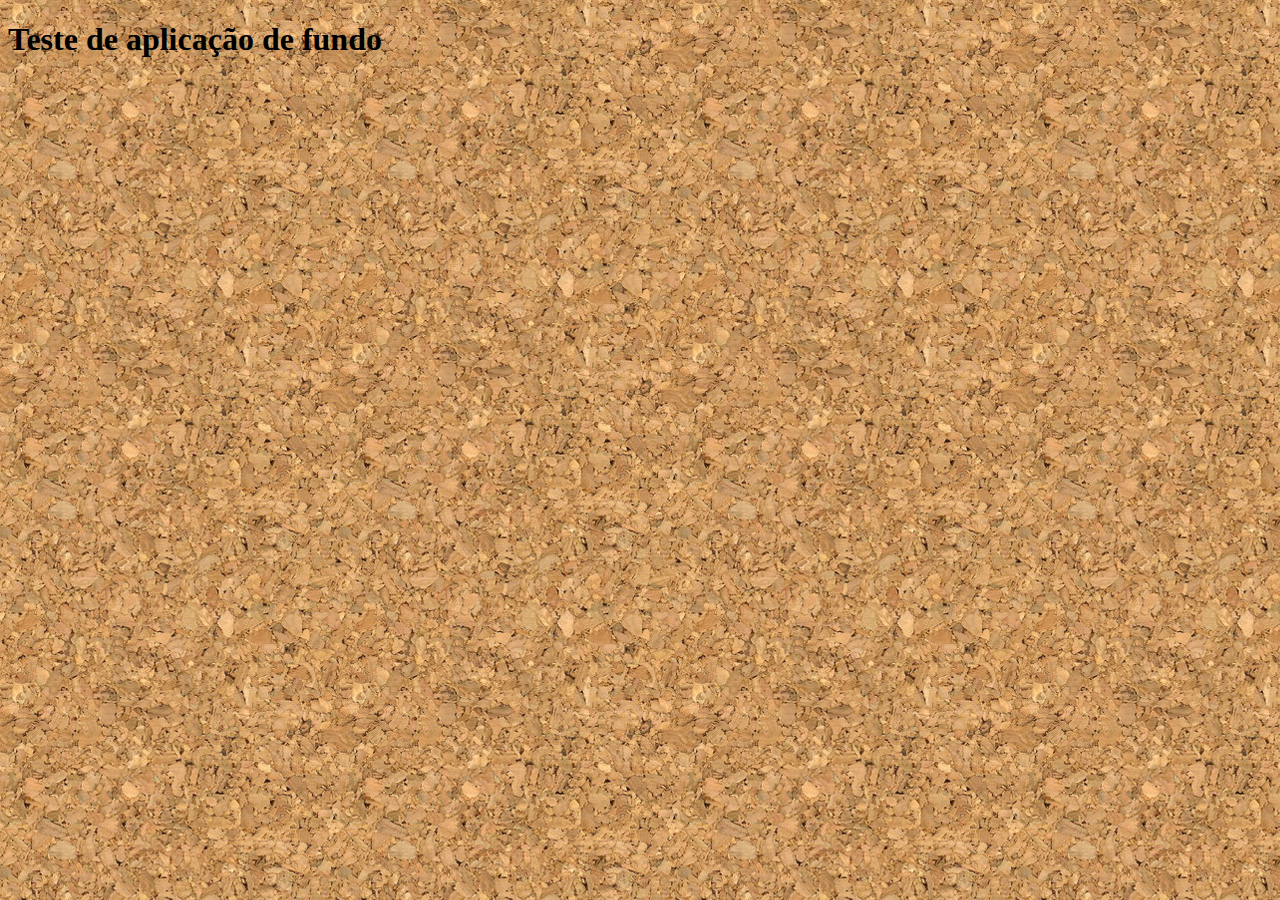
<file: exercicios/ex022/fundo002.html>
<!DOCTYPE html>
<html lang="pt-br">
<head>
    <meta charset="UTF-8">
    <meta http-equiv="X-UA-Compatible" content="IE=edge">
    <meta name="viewport" content="width=device-width, initial-scale=1.0">
    <title>TPersonalização de fundos</title>
    <style>
        body {
            background-image: url('imagens/wallpaper001.jpg');
        }
    </style>
</head>
<body>
    <h1>Teste de aplicação de fundo</h1>
    
</body>
</html>
</file>
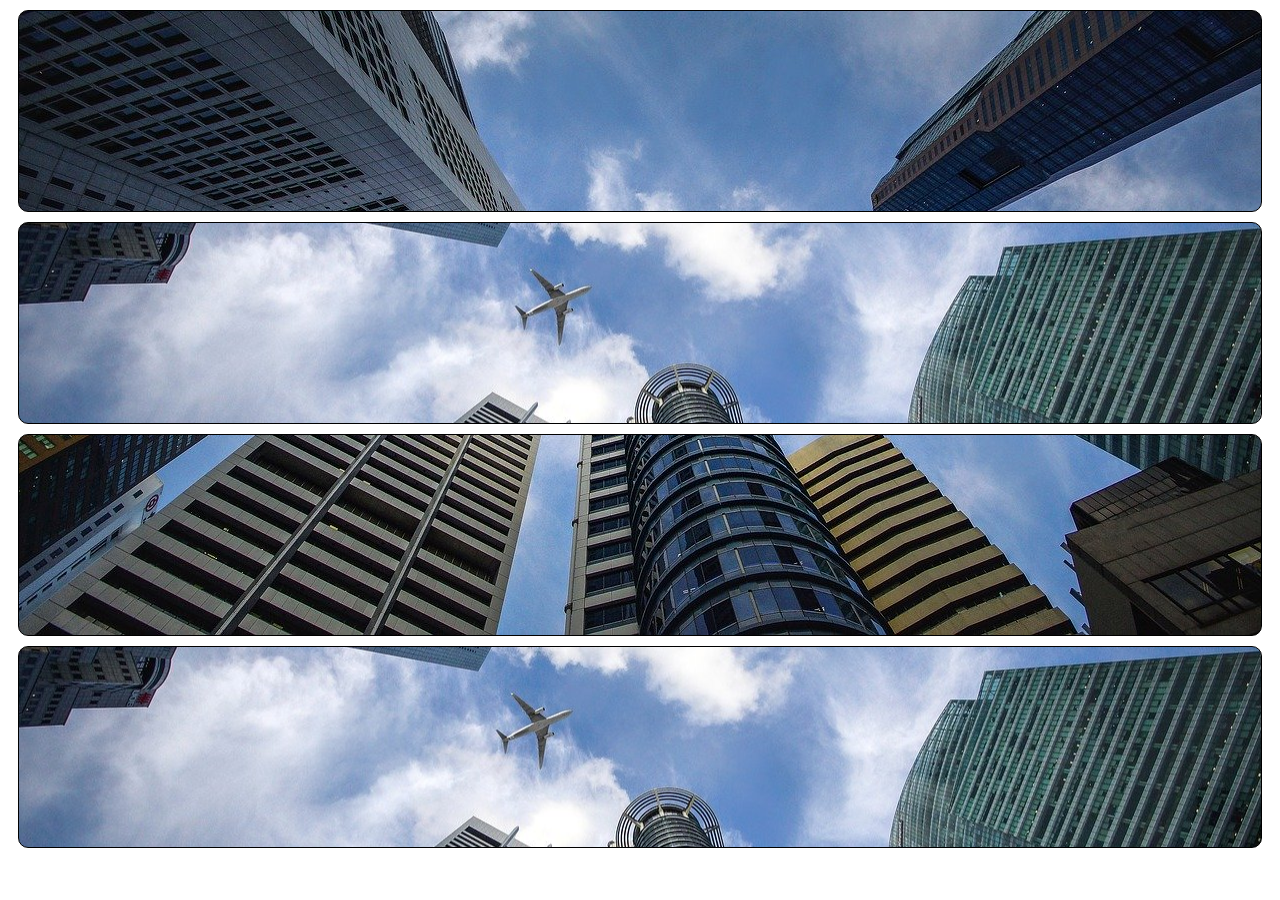
<file: exercicios/ex022/fundo003.html>
<!DOCTYPE html>
<html lang="pt-br">
<head>
    <meta charset="UTF-8">
    <meta http-equiv="X-UA-Compatible" content="IE=edge">
    <meta name="viewport" content="width=device-width, initial-scale=1.0">
    <title>posição de fundos</title>
    <style>
        .bloco {
            height: 200px;
            border: 1px solid black;
            margin: 10px;
            border-radius: 10px;
            background-image: url('imagens/wallpaper002.jpg');
        }

        #q1 {
            background-position: left top;
        }

        #q2 {
            background-position: left center;
        }

        #q3 {
            background-position: right bottom;
        }

        #q4 {
            background-position: center center;
        }
    </style>
</head>
<body>
    <div class="bloco" id="q1">
        
    </div>
    <div class="bloco" id="q2">

    </div>
    
    <div class="bloco" id="q3">

    </div>

    <div class="bloco" id="q4">

    </div>
</body>
</html>
</file>
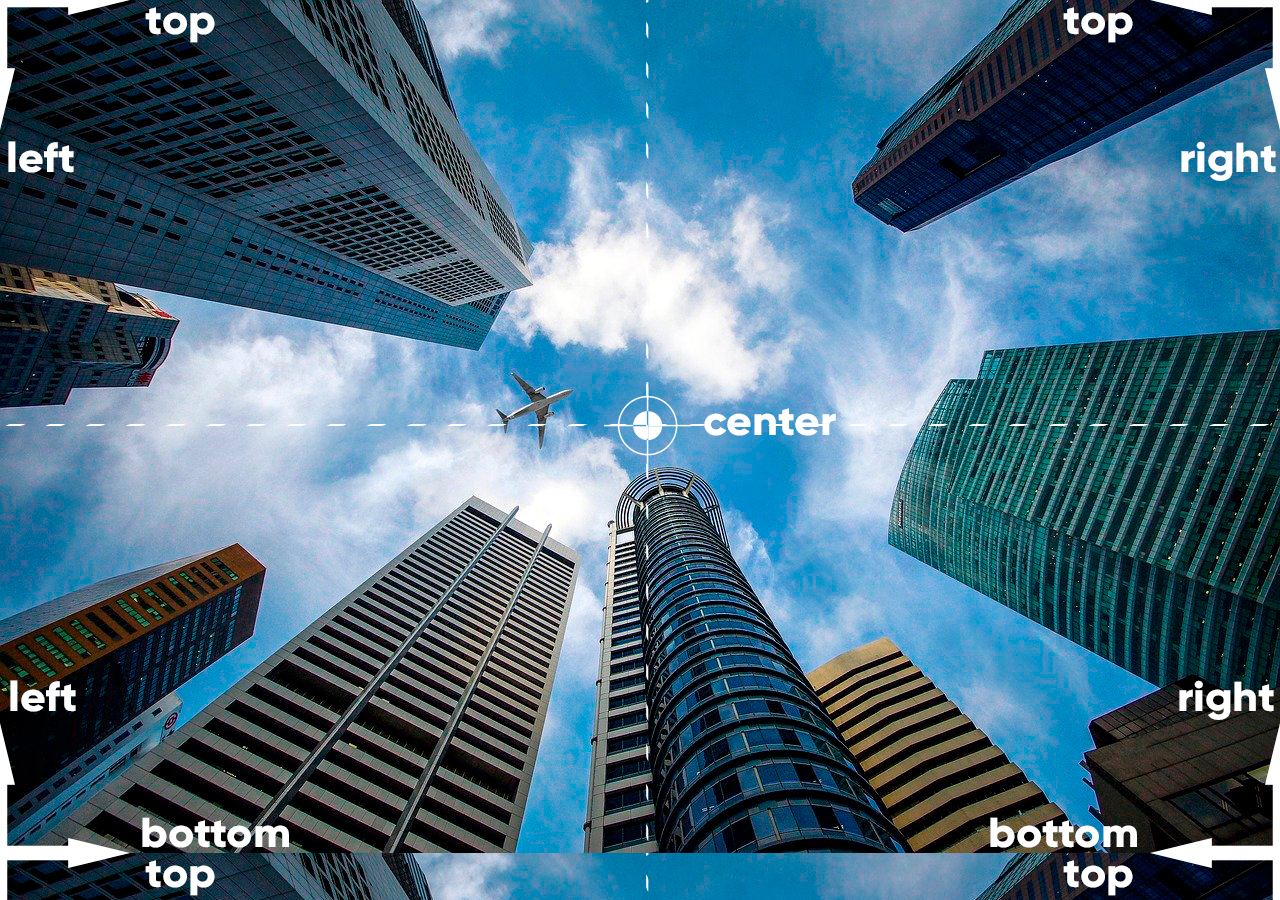
<file: exercicios/ex022/fundo004.html>
<!DOCTYPE html>
<html lang="pt-br">
<head>
    <meta charset="UTF-8">
    <meta http-equiv="X-UA-Compatible" content="IE=edge">
    <meta name="viewport" content="width=device-width, initial-scale=1.0">
    <title>Posicionamento</title>

    <style>
        body {
            height: 98vh;
            background-image: url('imagens/wallpaper003.jpg');
            background-position: top center;
        }
    </style>
</head>
<body>
    
</body>
</html>
</file>
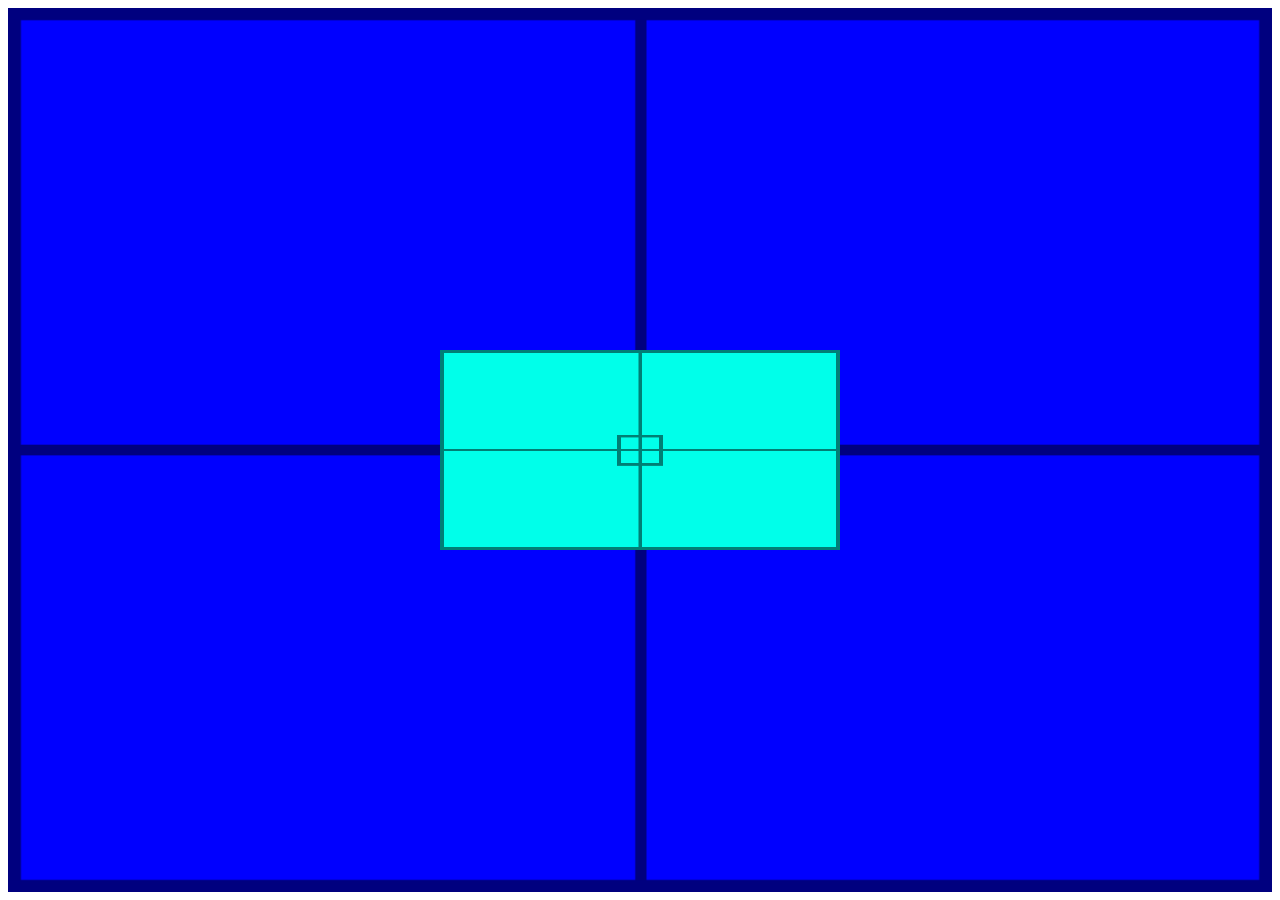
<file: exercicios/ex022/fundo007.html>
<!DOCTYPE html>
<html lang="pt-br">
<head>
    <meta charset="UTF-8">
    <meta http-equiv="X-UA-Compatible" content="IE=edge">
    <meta name="viewport" content="width=device-width, initial-scale=1.0">
    <title>Alinhamento vertical</title>
    <style>
        #container {
            background-image: url('imagens/target001.png');
            background-size: 100% 100%;
            position: relative;
            height: 96vh;
            padding: 10px;
            background-color: blue;
        }

        #conteudo {
            background-image: url('imagens/target001.png');
            background-size: 100% 100%;
            position: absolute;
            width: 400px;
            height: 200px;
            background-color: rgb(0, 255, 234);
            left: 50%;
            top:50%;
            transform: translate(-50%, -50%);
        }
    </style>
</head>
<body>
    <section id="container">
        <article id="conteudo">

        </article>
    </section>
</body>
</html>
</file>
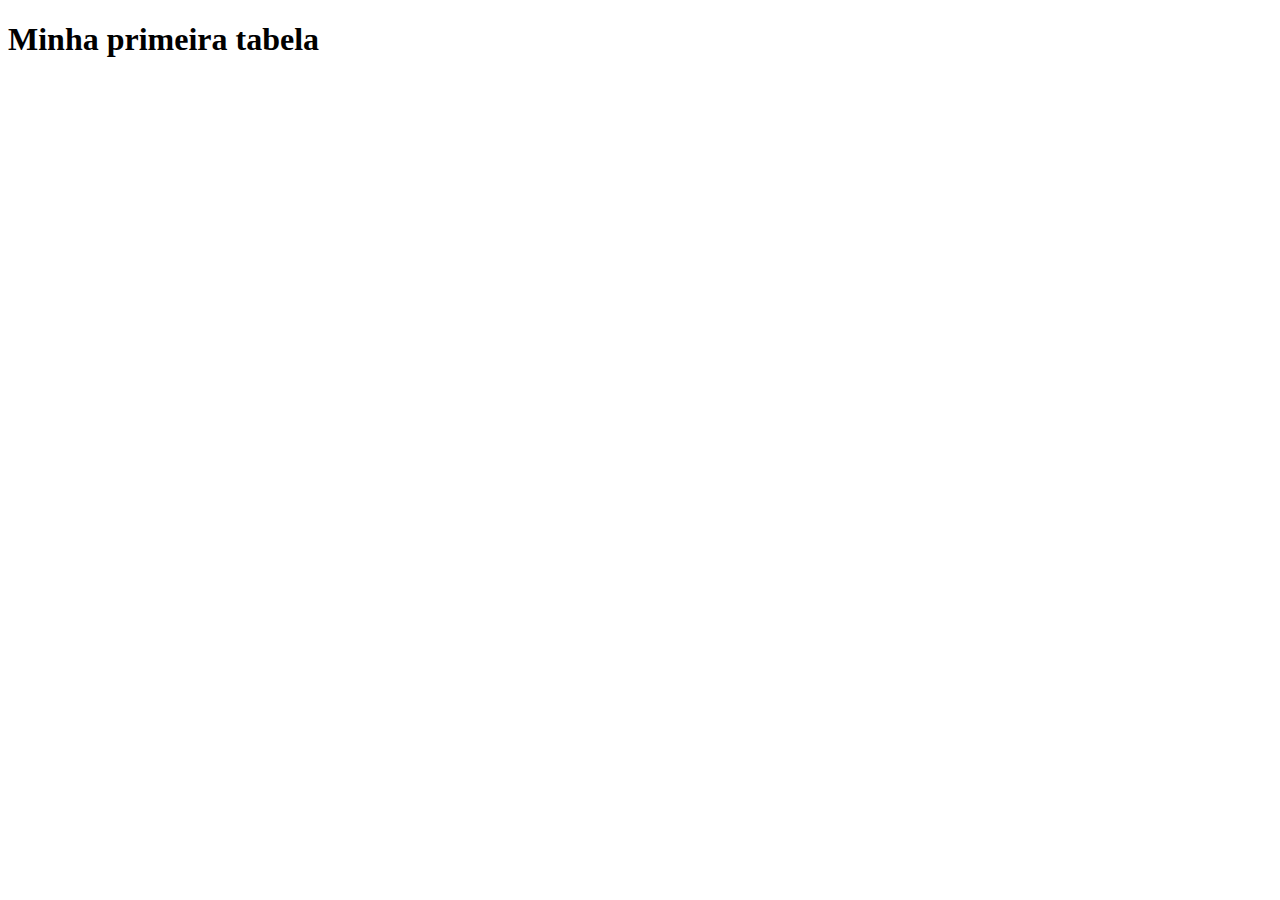
<file: exercicios/ex023/tabela001.html>
<!DOCTYPE html>
<html lang="pt-br">
<head>
    <meta charset="UTF-8">
    <meta http-equiv="X-UA-Compatible" content="IE=edge">
    <meta name="viewport" content="width=device-width, initial-scale=1.0">
    <title>Tabelas</title>
</head>
<body>
    <h1>Minha primeira tabela</h1>
    <table>
        <tr>
            
        </tr>
    </table>
</body>
</html>
</file>
<file: desafio012/style.css>
@charset "UTF-8";

@import url('https://fonts.googleapis.com/css2?family=Sofia&display=swap');

:root {
    --fonte1: Verdana, Geneva, Tahoma, sans-serif;
    --fonte2: 'Sofia', cursive;
}
* {
    margin: 0px;
    padding: 0px;
}

html, body {
    font-family: var(--fonte1);
    min-height: 100vh;
    background-color: darkgray;
}

header {
    background-color: black;
    color: white;
    text-align: center;
}

header > h1 {
    font-size: 5vw;
    padding-top: 50px;
    font-variant: small-caps;
}

header > p {
    padding-bottom: 50px;
}

a {
    color: white;
    text-decoration: none;
    font-weight: bolder;
}

a:hover {
    text-decoration: underline;
}

section {
    text-shadow: 3px 3px 5px black;
    font-size: 3vw;
    font-family: var(--fonte2);
    padding-top: 10vh;
    padding-bottom: 10vh;
    padding-left: 30px;
    line-height: 2em;
}

.normal {
    background-color: white;
    color: black;
}
.imagem { 
    box-shadow: inset 6px 6px 13px 0px rgba(0, 0, 0, 0.603);
    background-color: blue;
    color: white;
    background-attachment: fixed;
}

.imagem p {
    border-radius: 20px;
    display: inline-block;
    padding: 5px;
    background-color: rgba(0, 0, 0, 0.363);
}

#img01 {
    background-size: cover;
    background-image: url('imagens/background001.jpg');
    background-position: right center;
}

#img02 {
    background-size: cover;
    background-image: url('imagens/background002.jpg');
    background-position: right center;
}

footer{
    background-color: black;
    text-align: center;
    color: white;
    padding: 10px;
}
</file>
<file: landingpage/header.css>
@charset "UTF-8";

* body {
    line-height: 0.7cm;
    font-size: large;
}

* {
    font-family: Arial, Helvetica, sans-serif;
    margin: 0 auto;
    text-align: center;
    align-items: center;
    justify-content: center; 
}

header {
    background-color: rgba(128, 128, 128, 0.281);
    background: url(https://i.ibb.co/mhwxNR3/pexels-photo-270366.jpg);
    height: 70vh;
    background-size: cover;
}

header > h1 {
    text-shadow: 1px 1px 1px black;
    color: white;
    font-weight: bold;
    padding-top: 100px;
    padding-bottom: 20px;
}

header > p {
    color:white;
}
#subHeader {
    text-shadow: 1px 1px 1px black;
    width: 60vw;
    color: rgb(255, 255, 255);
}

#leiaMais {
    text-align: 0 auto;
    align-items: 0 auto;
    border-radius: 20px;
    color: white;
    font-size: 20px;
    width: 170px;
    height: 60px;
    background-color: rgb(66, 66, 66);
    margin-top:40px;
    border-color: white;
    border-style: solid;
    border-width: 1px;
}

button a {
    text-decoration: none;
    color: white;

}

#leiaMais:hover {
    cursor: pointer;
    background-color: white;
    color: black;
}

button a:hover {
    color: black;
}

button {
    box-shadow: 1px 1px 16px black;
}
</file>
<file: landingpage/section1.css>
@charset "UTF-8";

* {;
    font-family: Arial, Helvetica, sans-serif;
    text-align: center;
    align-items: center;
    justify-content: center;
    line-height: 0.7cm;
}


#section1 {
    background-color: rgb(235, 235, 235);
    margin-top: 0px;
    margin-left: 0;
    margin-bottom: 20px;
    padding-top: 20px;
}
#subsec {
    padding-bottom: 20px;
    margin-top: 20px;
}
#subsec > li {
    justify-content: space-around;
    text-align: center;
    align-items: center;
    flex-direction: row;
    margin: 0 auto;
    display: flex;
    width: 30vw;
    display: inline-block;
}
</file>
<file: landingpage/section2.css>
* #section2 {
    background-color: rgb(54, 54, 54);
    font-family: Arial, Helvetica, sans-serif;
    display: flex;
    flex-direction: row;
    padding-top: 35px;
    padding-bottom: 35px;
    padding-left: 270px;
    padding-right: 270px;
    color: rgb(54, 54, 54);
}

.img {
    box-shadow: 1px 1px 16px black;
    justify-content: space-around;
    border: none;
    background-color: white;
    width: 250px;
    padding: 0px 0px 100px 0px;
    text-align: center; 
}

h3 {
    font-weight: bold;
    padding-top: 40px;
    padding-bottom: 40px;
}

#sectio2 > p {
    padding-left: 5px;
    padding-right: 5px;
}
</file>
<file: landingpage/section3.css>
@charset "UTF-8";

#section3 {
    padding-top: 50px;
    padding-bottom: 50px;
    color: rgb(54, 54, 54);
    text-align: center;
}

#section3 > p {
    padding-top: 50px;
    width: 800px;
    line-height: 0.7cm;
}
</file>
<file: landingpage/section4.css>
@charset "UTF-8";

#section4 {
    color: white;
    font-weight: bold;
}

#main {
    display: flex;
    flex-direction: row;
}

.rightside {
    padding-left: 10px;
    padding-right: 10px;
    padding-top: 50px;
    height: 300px;
    width: 50%;
    background-color: rgb(54, 134, 253);
    
}

.leftside {
    padding-left: 20px;
    padding-right: 20px;
    padding-top: 50px;
    height: 300px;
    width: 50%;
    background-color: rgb(54, 54, 54);
}

.leftside > p {
    padding-top: 50px;
}

.rightside > p {
    padding-top: 50px;
    padding-bottom: 50px;
}
</file>
<file: landingpage/footer.css>
@charset "UTF-8";

footer {
background-color: black;
color: white;
height: 100px;
display: flex;
font-weight: bold;
}

footer > a:hover {
cursor: pointer;
text-decoration: none;
text-transform: none;
}

.link {
    color: rgb(54, 134, 253);
    text-decoration: none;
}
</file>
<file: landingpage/responsive.css>
@media screen and (max-width: 760px) {

    header {
        font-size: medium;
        height: 60vh;
    }

    header > h1 {
        padding-top: 20px;
    }

    #section1 {
        font-size: medium;
    }

    #section2 {
        font-size: medium;
        display: block;
        align-items: center;
        text-align: center;
        width: auto;
        padding-left: 50px;
        padding-right: 50px;

    }

    .img {
        align-items: center;
        text-align: center;
        
    }

    

    
    #section3 {
        font-size: medium;
        width: 500px;
    }

    #section3 > p {
        font-size: medium;
        width: 450px;
    }

    .rightside {
        height: 450px;
        font-size: medium;
        padding-bottom: 0px;
    }

    .leftside {
        font-size: medium;
        height: 450px;
    }
}
</file>
<file: parallax/style.css>
@charset "UTF-8";

@import url('https://fonts.googleapis.com/css2?family=Montserrat:ital,wght@0,100;0,200;0,300;0,400;0,500;0,600;0,700;0,800;0,900;1,100;1,200;1,300;1,400;1,500;1,600;1,700;1,800;1,900&family=Orbitron:wght@400;500;600;700;800;900&display=swap');

body {
    margin: 0 auto;
}

header {
    text-shadow: 2px 2px 0px rgb(0, 0, 0);
    margin: 0 auto;
    background-size: cover;
    background-attachment: fixed;
    background-position: center center;
    background-image: url('imagens/cidade1.jpg');
    height: 100vh;
    width: 100%;
    text-align: center;
    align-items: center;
    background-color: black;
    margin: 0;
    padding: 0;
    color: white;
    
}

header h1 {
    margin: 0 auto;
    padding-top: 230px;
    font-size: 70px;
    font-family: 'Orbitron', sans-serif;
}

header p {
    padding-top: 30px;
    font-size: 20px;
    font-family: Arial, Helvetica, sans-serif;
    justify-content: center;
    align-items: center;
    text-align: center;
    width: 600px;
    margin: 0 auto;
    padding-bottom: 20px;
}

.normal {
    
    font-size: 25px;
    text-shadow: 2px 2px 0px black;
    line-height: 30px;
    color: white;
    font-family: Arial, Helvetica, sans-serif;
    padding: 160px 0px;
    background-attachment: fixed;
    background-color: rgb(71, 71, 71);
    height: 20vh;
    width: 100%;
    text-align: center;
    align-items: center;
    margin: 0px;
}

#imagem1 {
    background-image: url('imagens/cidade2.jpg');
    background-size: cover;
    background-position: center center;
    background-attachment: fixed;
    height: 100vh;
    width: 100%;
    text-align: center;
    align-items: center;
    padding-top: 600px;
    
}

#imagem3 {
    background-image: url('imagens/cidade3.jpg');
    background-size: cover;
    background-position: center center;
    background-attachment: fixed;
    height: 100vh;
    width: 100%;
    text-align: center;
    align-items: center;
    padding-top: 600px;
}

#imagem4 {
    background-image: url('imagens/cidade4.jpg');
    background-size: cover;
    background-position: center center;
    background-attachment: fixed;
    height: 100vh;
    width: 100%;
    text-align: center;
    align-items: center;
    padding-top: 600px;
}



.img {
    background-position: center center;
    background-size: cover;
    font-size: 25px;
    text-shadow: 2px 2px 0px black;
    line-height: 30px;
    color: white;
    font-family: Arial, Helvetica, sans-serif;
    padding: 160px 0px;
    background-attachment: fixed;
    background-color: rgb(71, 71, 71);
    height: 100vh;
    width: 100vw;
    text-align: center;
    align-items: center;
    margin: 0 auto;
}

footer {
    font-family: Arial, Helvetica, sans-serif;
    padding: 10px;
    margin: 0 auto;
    text-align: center;
    background-color: rgb(71, 71, 71);
    color: white;
    font-size: 20px;
}

a {
    text-decoration: none;
    color: black;
}

a:hover {
    color: rgba(255, 255, 255, 0.397);
    transform: 0.99s all;
}
</file>
<file: parallax/responsivo.css>
@charset "UTF-8";

@media screen and (max-width: 760px) {

    body {
        background-size: cover;
    }

    header h1 {
        padding-top: 200px;
        font-size: 130%;
        background-size: 100vh;
    }

    header p {
        font-size: 110%;
        width: 200px;
    }

    .normal {
        padding-bottom: 200px;
        font-size: 110%;
        background-size: 100vh;
    }

    .img {
        font-size: 110%;
        background-size: 100vh;
    }

    footer {
        font-size: 110%;
    }

    #imagem1 {
        font-size: 110%;
        height: 740px;
        background-repeat: no-repeat;
    }
</file>
<file: portifolio-elienai/header.css>
@charset "UTF-8";

@import url('https://fonts.googleapis.com/css2?family=Montserrat:ital,wght@0,100;0,200;0,300;0,400;0,500;0,600;0,700;0,800;0,900;1,100;1,200;1,300;1,400;1,500;1,600;1,700;1,800;1,900&family=Sofia&display=swap');

* body {
    margin: 0 auto;
    background-color: #127369;
}

* a {
    transition: 0.20s all;
}
* header {
    width: 100%;
    font-family: 'Montserrat', sans-serif;
    background-color: #127369; 
    margin: 0 auto;
    display: flex;
    flex-direction: row;
    justify-content: space-between;
    align-items: center;   
}

header h1 {
    font-size: x-large;
    color: white;
}

#menu li {
    display: inline-block;
    margin: 15px;
}

ul a {
    border-radius: 10px;
    padding: 5px;
    text-decoration: none;
    color: white;
}

ul a:hover {
    cursor: pointer;
    background-color: white;
    color: black;
}
</file>
<file: portifolio-elienai/section1.css>
@charset "UTF-8";

@import url('https://fonts.googleapis.com/css2?family=Montserrat:ital,wght@0,100;0,200;0,300;0,400;0,500;0,600;0,700;0,800;0,900;1,100;1,200;1,300;1,400;1,500;1,600;1,700;1,800;1,900&family=Sofia&display=swap');

* #section1 {
    height: 80vh;
    width: 100vw;
    background-color: #BFBFBF;
    background-attachment: fixed;
    padding-top: 30px;
    margin: 0;
    display: flex;
    flex-direction: row;
    font-family: 'Montserrat', sans-serif;
    align-items: center;
    text-align: center;
    justify-content: center;
    font-size: 2em;
}

#foto {
    box-shadow: 0px 1px 17px 0px black;
    border-radius: 50%;
    display: inline-block;
    flex-direction: row;
}

#sobremim {
    padding-left: 50px;
}
</file>
<file: portifolio-elienai/section2.css>
@charset "UTF-8";

@import url('https://fonts.googleapis.com/css2?family=Montserrat:ital,wght@0,100;0,200;0,300;0,400;0,500;0,600;0,700;0,800;0,900;1,100;1,200;1,300;1,400;1,500;1,600;1,700;1,800;1,900&family=Sofia&display=swap');

article {
    padding-bottom: 20px;
    color: #BFBFBF;
    font-family: 'Montserrat', sans-serif;
    display: flex;
    flex-direction: row;
    background-attachment: fixed;
    background-color: #10403B;
    width: 100vw;
    height: 100vh;
    margin: 0;
}

#burgerfoto2 {
    opacity: 100%;
    display: flex;
    position: absolute;
    border-radius: 20px;
    box-shadow: 0px 1px 17px 0px black;
    align-items: center;
    width: 400px;
    height: 491px;
}

#burgerfoto2:hover {
    cursor: pointer;
    opacity: 0%;
    display: none;
}

article h2 {
    text-align: left;
    font-size: 300%;
    padding-top: 20px;
    margin-left: 0;
    margin-top: 0;
    margin-bottom: 0;
}

#texto {
    padding-bottom: 20px;
    padding-left: 200px;
    display: flex;
    flex-direction: column;
}

#texto h3 {
    text-align: left;
    line-height: 10px;
    font-size: 150%;
    font-weight: 150;
}

#texto > p {
    font-size: 150%;
    width: 350px;
}
#burgerfoto:hover {
    cursor: pointer;
    opacity: 100%;
    display: flex;
}

#burgerfoto {
    opacity: 0%;
    position: absolute;
    border-radius: 20px;
    box-shadow: 0px 1px 17px 0px black;
    align-items: center;
    width: 400px;
    height: 491px;

}

#img1 {
    padding-left: 100px;
    padding-right: 200px;
    padding-top: 20px;
}

#verprojeto {
    color: #10403B;
    background-color: #BFBFBF;
    border-radius: 20px;
    padding: 20px;
    text-decoration: none;
}

#verprojeto:hover {
    background-color:#bfbfbf70;
    color: #10403b6b;
}
</file>
<file: portifolio-elienai/section3.css>
@charset "UTF-8";

@import url('https://fonts.googleapis.com/css2?family=Montserrat:ital,wght@0,100;0,200;0,300;0,400;0,500;0,600;0,700;0,800;0,900;1,100;1,200;1,300;1,400;1,500;1,600;1,700;1,800;1,900&family=Sofia&display=swap');


* footer {
    font-family: 'Montserrat', sans-serif;
}
footer {
    line-height: 8px;
    padding-left: 200px;
    padding-bottom: 50px;
}

footer h2 {
    padding-top: 50px;
    margin-top: 0;
    font-size: 50px;
}

footer ul li {
    font-weight: bold;
    list-style: none;
}

footer ul {
    padding-left: 0px;
}
</file>
